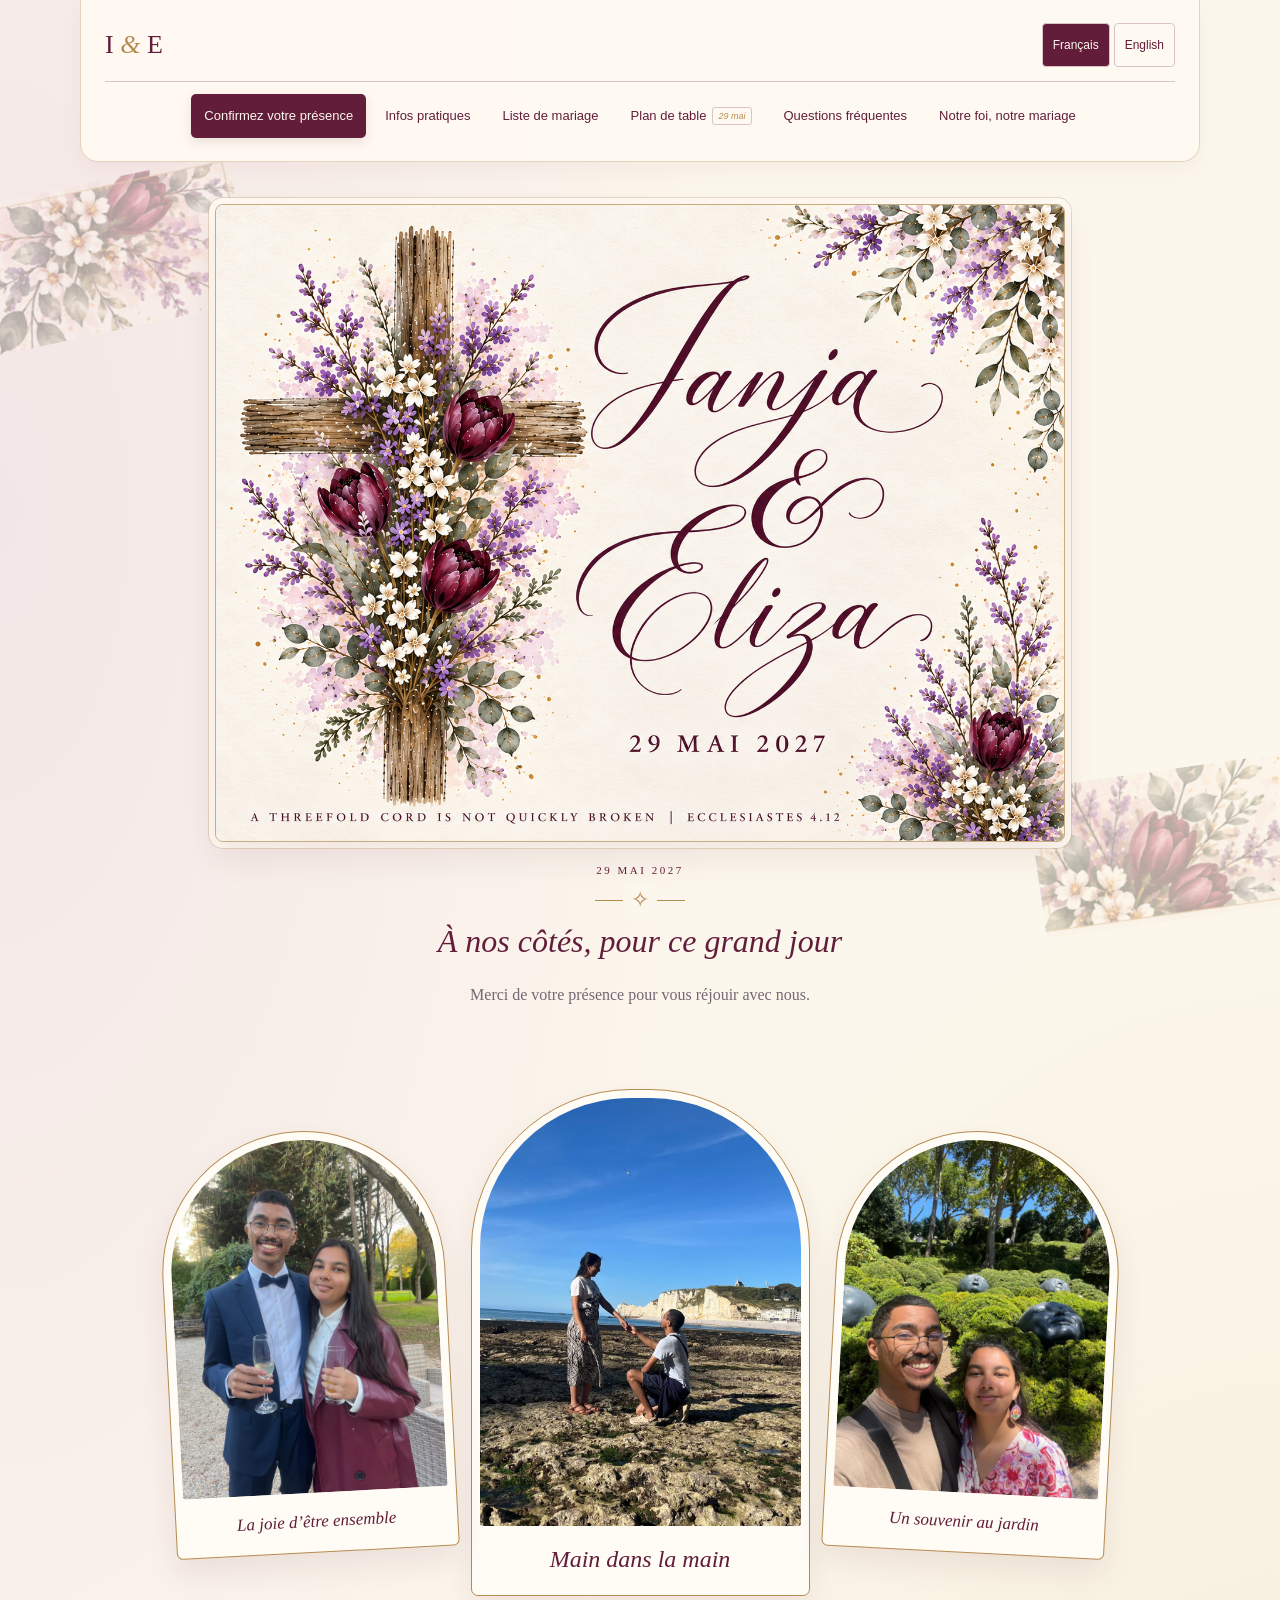
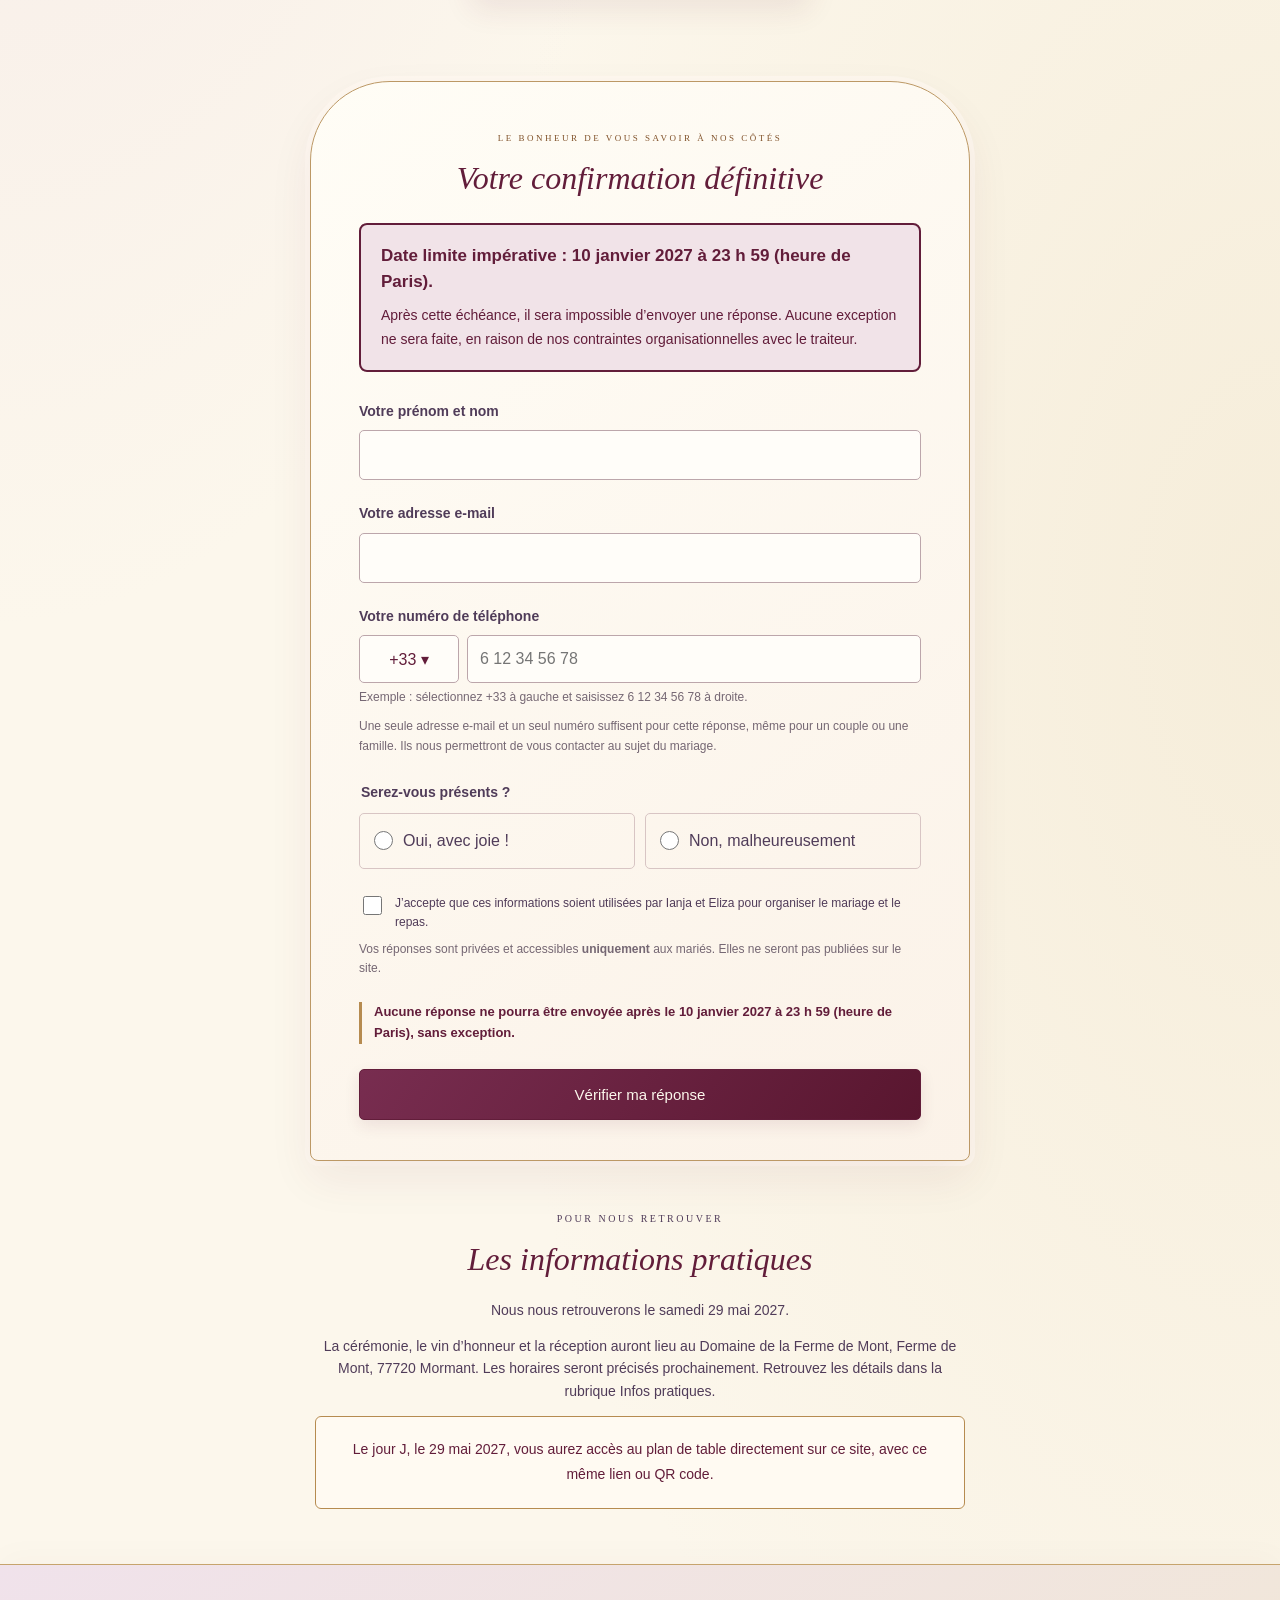
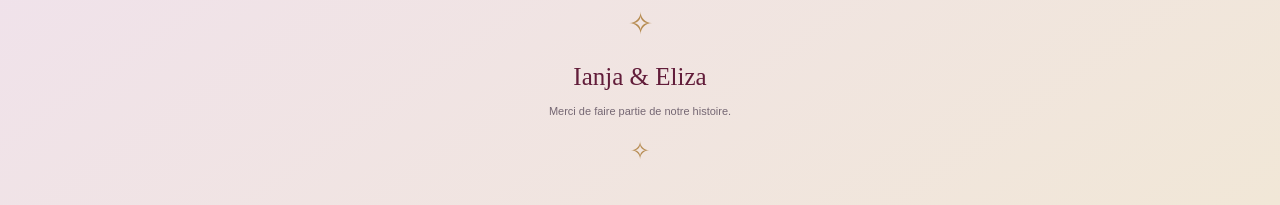
<file: index.html>
<!doctype html>
<html lang="fr"><head>
<meta charset="utf-8"><meta name="viewport" content="width=device-width,initial-scale=1"><meta name="theme-color" content="#59162f"><meta name="robots" content="noindex,nofollow">
<title>Ianja & Eliza — Confirmez votre présence</title>
<link rel="stylesheet" href="style.css"><link rel="stylesheet" href="photos.css"><link rel="stylesheet" href="confirmation.css">
<link rel="stylesheet" href="navigation.css">
<script defer src="configuration.js"></script><script defer src="telephone-lib.js"></script><script defer src="exemples-telephones.js"></script><script defer src="confirmation.js"></script>
<script defer src="navigation.js"></script>

<link rel="stylesheet" href="elegance.css">
</head><body>
<header class="top"><a href="./" aria-label="Ianja & Eliza">I <span>&</span> E</a><nav class="languages" aria-label="Langue / Language"><button type="button" data-lang="fr" lang="fr" aria-pressed="true">Français</button><button type="button" data-lang="en" lang="en" aria-pressed="false">English</button></nav></header>
<main>
<section class="hero"><h1 class="sr-only">Ianja & Eliza — 29 mai 2027</h1><img class="welcome-art" src="images/panneau-mariage.png" width="1448" height="1086" alt="Ianja & Eliza · 29 mai 2027" fetchpriority="high"><p class="date" data-i18n="date">29 MAI 2027</p><div class="rule" aria-hidden="true"></div><h2 data-i18n="welcome">À nos côtés, pour ce grand jour</h2><p class="intro" data-i18n="intro">Merci de votre présence pour vous réjouir avec nous.</p></section>
<section class="rsvp-photos" aria-label="Ianja & Eliza"><figure><img src="images/soa-et-m.jpeg" width="1200" height="1600" loading="lazy" decoding="async" alt="Ianja et Eliza en tenue de fête, un verre à la main." data-alt-fr="Ianja et Eliza en tenue de fête, un verre à la main." data-alt-en="Ianja and Eliza in formal dress, holding glasses."><figcaption data-page-fr="La joie d’être ensemble" data-page-en="The joy of being together">La joie d’être ensemble</figcaption></figure><figure><img src="images/etretat-plage.jpeg" width="1600" height="1200" loading="lazy" decoding="async" alt="Ianja à genou devant Eliza, main dans la main à Étretat." data-alt-fr="Ianja à genou devant Eliza, main dans la main à Étretat." data-alt-en="Ianja kneeling before Eliza, holding hands at Étretat."><figcaption data-page-fr="Main dans la main" data-page-en="Hand in hand">Main dans la main</figcaption></figure><figure><img src="images/accueil-jardin.jpeg" width="1200" height="1600" loading="lazy" decoding="async" alt="Ianja et Eliza dans un jardin avec des sculptures de visages." data-alt-fr="Ianja et Eliza dans un jardin avec des sculptures de visages." data-alt-en="Ianja and Eliza in a garden with face sculptures."><figcaption data-page-fr="Un souvenir au jardin" data-page-en="A garden memory">Un souvenir au jardin</figcaption></figure></section>
<p class="photo-scroll-hint" data-page-fr="Faites glisser pour découvrir nos photos ↔" data-page-en="Swipe to see our photos ↔">Faites glisser pour découvrir nos photos ↔</p>
<section id="registration" class="rsvp-card" aria-labelledby="rsvp-title">
<p class="eyebrow" data-i18n="eyebrow">LE BONHEUR DE VOUS SAVOIR À NOS CÔTÉS</p><h2 id="rsvp-title" data-i18n="title">Votre confirmation définitive</h2><div class="deadline-notice"><p class="deadline"><strong data-i18n="deadline">Date limite impérative : 10 janvier 2027 à 23 h 59 (heure de Paris).</strong></p><p data-i18n="deadlineRule">Après cette échéance, il sera impossible d’envoyer une réponse. Aucune exception ne sera faite, en raison de nos contraintes organisationnelles avec le traiteur.</p></div>
<p id="setup" class="notice" role="status" hidden data-i18n="setup">Le formulaire sera bientôt disponible. Aucune réponse ne peut encore être envoyée.</p>
<form id="rsvp" method="post" target="rsvp-receiver">
<input type="hidden" name="requestId" id="request-id"><input type="hidden" name="language" id="response-language" value="fr">
<div class="trap" aria-hidden="true"><label>Website<input name="website" tabindex="-1" autocomplete="off"></label></div>
<label for="full-name" data-i18n="name">Votre prénom et nom</label><input id="full-name" name="fullName" autocomplete="name" required maxlength="120">
<label for="contact-email" data-i18n="email">Votre adresse e-mail</label><input type="email" id="contact-email" name="email" autocomplete="email" required maxlength="254">
<label for="contact-phone" data-i18n="phone">Votre numéro de téléphone</label>
<div class="phone-inline"><div class="phone-prefix"><label for="phone-country" class="sr-only" data-i18n="country">Pays et indicatif téléphonique</label><span id="dial-code" aria-hidden="true">+33 ▾</span><select id="phone-country" name="phoneCountry" autocomplete="country" required></select></div><input type="tel" id="contact-phone" name="phoneNational" autocomplete="tel-national" inputmode="tel" required maxlength="40" aria-describedby="phone-help" placeholder="6 12 34 56 78"></div><input type="hidden" id="international-phone" name="phone">
<p class="field-help" id="phone-help" data-i18n="phoneHelp">Choisissez l’indicatif à gauche, puis saisissez le reste du numéro. Exemple pour la France : +33 et 6 12 34 56 78, sans le zéro initial.</p>
<p class="field-help" data-i18n="contactHelp">Une seule adresse e-mail et un seul numéro suffisent pour cette réponse, même pour un couple ou une famille. Ils nous permettront de vous contacter au sujet du mariage.</p>
<fieldset><legend data-i18n="attending">Serez-vous présents ?</legend><div class="choices"><label><input type="radio" name="attendance" value="yes" required><span data-i18n="yes">Oui, avec joie !</span></label><label><input type="radio" name="attendance" value="no"><span data-i18n="no">Non, malheureusement</span></label></div></fieldset>
<div id="guest-fields" hidden>
<fieldset class="age-options"><legend data-i18n="yourAge">Votre tranche d’âge le jour du mariage</legend><div class="age-choices"><label><input type="radio" id="age-baby" name="respondentAge" value="baby" disabled><span data-i18n="ageBaby">Bébés / nourrissons (0 à 3 ans)</span></label><label><input type="radio" id="age-child" name="respondentAge" value="child" disabled><span data-i18n="ageChild">Enfants et ados (4 à 14 ans)</span></label><label><input type="radio" id="age-adult" name="respondentAge" value="adult" disabled><span data-i18n="ageAdult">Adultes (15 ans et plus)</span></label></div></fieldset>
<div class="notice family-note"><p data-i18n="babiesNote">Les bébés et nourrissons (0 à 3 ans) resteront avec leurs parents, sans chaise ni place dédiée. Merci aux parents de prévoir leur nourriture pour le dîner et la soirée.</p><p data-i18n="childrenNote">Pour le dîner, les enfants et ados (4 à 14 ans) seront accueillis dans une salle annexe, en placement libre, avec un ou plusieurs baby-sitters / animateurs. Seuls les adultes (15 ans et plus) auront une place réservée dans la salle principale.</p></div>
<fieldset id="event-fields"><legend data-i18n="events">À quels moments serez-vous présents ?</legend><p class="notice" id="ceremony-rule" data-i18n="ceremonyRule">Si vous participez à notre mariage, votre présence à la cérémonie est obligatoire, y compris si vous venez uniquement au vin d’honneur ou à la réception ensuite.</p><div class="choices event-choices"><label><input type="checkbox" id="ceremony" name="ceremony" value="yes" disabled aria-describedby="ceremony-rule"><span data-i18n="ceremony">Cérémonie (obligatoire)</span></label><label><input type="checkbox" id="drinks" name="drinks" value="yes" disabled><span data-i18n="drinks">Vin d’honneur</span></label><label><input type="checkbox" id="reception" name="reception" value="yes" disabled><span data-i18n="reception">Réception / dîner</span></label></div><p class="field-help" data-i18n="eventsHelp">Ces choix s’appliquent à toutes les personnes de cette réponse. Si vos présences diffèrent, remplissez une réponse séparée pour les personnes concernées.</p></fieldset>
<p class="notice" data-i18n="invitationRule">Seules les personnes nommées sur l’invitation que vous avez reçue pourront être prises en compte. Si vous ajoutez une personne qui n’y figure pas, nous vous contacterons pour vous expliquer que nous ne pourrons malheureusement pas l’accueillir.</p>
<p class="field-help" data-i18n="guestHelp">Vous êtes déjà inclus dans cette réponse. Vous venez seul(e) ? N’ajoutez personne. Pour un couple ou une famille, ajoutez chaque autre personne invitée qui sera présente.</p>
<div id="additional-guests"></div>
<button type="button" id="add-guest" class="secondary" data-i18n="addGuest">+ Ajouter un invité</button>
<p id="guest-total" role="status" aria-live="polite"></p>
<input type="hidden" id="guest-count" name="guestCount" value="1" disabled><input type="hidden" id="guest-names" name="guestNames" disabled><input type="hidden" id="guest-ages" name="guestAges" disabled>
<label for="diet" data-i18n="diet">Restrictions alimentaires ou allergies (facultatif)</label><p class="field-help" id="diet-help" data-i18n="dietHelp">Précisez le nom de la personne concernée et uniquement les informations utiles au repas.</p><textarea id="diet" name="diet" rows="3" maxlength="2000" aria-describedby="diet-help" disabled></textarea>
</div>
<label class="consent"><input type="checkbox" name="consent" value="yes" required><span data-i18n="consent">J’accepte que ces informations soient utilisées par Ianja et Eliza pour organiser le mariage et le repas.</span></label>
<p class="privacy"><span data-i18n="privacyStart">Vos réponses sont privées et accessibles </span><strong data-i18n="privacyOnly">uniquement</strong><span data-i18n="privacyEnd"> aux mariés. Elles ne seront pas publiées sur le site.</span></p>
<p class="deadline-reminder" data-i18n="deadlineReminder">Aucune réponse ne pourra être envoyée après le 10 janvier 2027 à 23 h 59 (heure de Paris), sans exception.</p><button class="primary" id="send" type="submit" disabled data-i18n="send">Vérifier ma réponse</button>
<section id="review" class="review" hidden aria-labelledby="review-title"><h3 id="review-title" tabindex="-1" data-i18n="reviewTitle">Vérifiez votre récapitulatif</h3><p data-i18n="reviewIntro">Votre réponse n’a pas encore été envoyée. Vérifiez les noms, les présences et votre adresse e-mail avant de confirmer.</p><dl id="review-summary"></dl><p data-i18n="reviewRule">Seules les personnes nommées sur votre invitation pourront être prises en compte.</p><div class="review-actions"><button type="button" class="secondary" id="edit-response" data-i18n="editResponse">Modifier ma réponse</button><button type="button" class="primary" id="confirm-send" data-i18n="confirmSend">Confirmer et envoyer</button></div></section>
<p id="form-status" role="status" aria-live="polite" tabindex="-1"></p><p id="email-notice" class="field-help" hidden></p>
</form><iframe name="rsvp-receiver" title="Réception / Receipt" hidden></iframe>
</section>
<section id="closed" class="rsvp-card" hidden aria-labelledby="closed-title"><p class="eyebrow" data-i18n="closedEyebrow">MERCI POUR VOS RÉPONSES</p><h2 id="closed-title" data-i18n="closedTitle">Les confirmations de présence sont closes</h2><p data-i18n="closedOne">Les confirmations sont closes depuis le 10 janvier 2027 à 23 h 59 (heure de Paris). Il n’est plus possible d’envoyer une réponse. Aucune exception ne sera faite, en raison de nos contraintes organisationnelles avec le traiteur.</p><p data-i18n="closedTwo">Si vous n’avez pas confirmé votre présence avant cette date, vous ne pourrez malheureusement pas être comptabilisés parmi les convives du dîner.</p><p data-i18n="closedThanks">Merci de votre compréhension.</p></section>
<section id="seating" class="rsvp-card" hidden><h2 data-i18n="seatingTitle">Une place vous attend</h2><p data-i18n="seatingIntro">Retrouvez votre table et profitez de la soirée.</p><a id="seating-link" class="primary" href="plan-de-table.html" data-i18n="seatingLink">Voir le plan de table</a></section>
<section class="practical"><p class="eyebrow" data-i18n="practicalEyebrow">POUR NOUS RETROUVER</p><h2 data-i18n="practicalTitle">Les informations pratiques</h2><p data-i18n="dateFull">Nous nous retrouverons le samedi 29 mai 2027.</p><p id="practical-details" data-i18n="details">Les horaires et les adresses seront précisés ici prochainement.</p><p id="seating-notice" data-i18n="seatingNotice">Le jour J, le 29 mai 2027, vous aurez accès au plan de table directement sur ce site, avec ce même lien ou QR code.</p></section>
<noscript><p>Activez JavaScript pour remplir le formulaire. / Please enable JavaScript to complete the form.</p></noscript>
</main><footer><span>Ianja & Eliza</span><p data-i18n="footer">Merci de faire partie de notre histoire.</p><span aria-hidden="true">✧</span></footer>
</body></html>
</file>
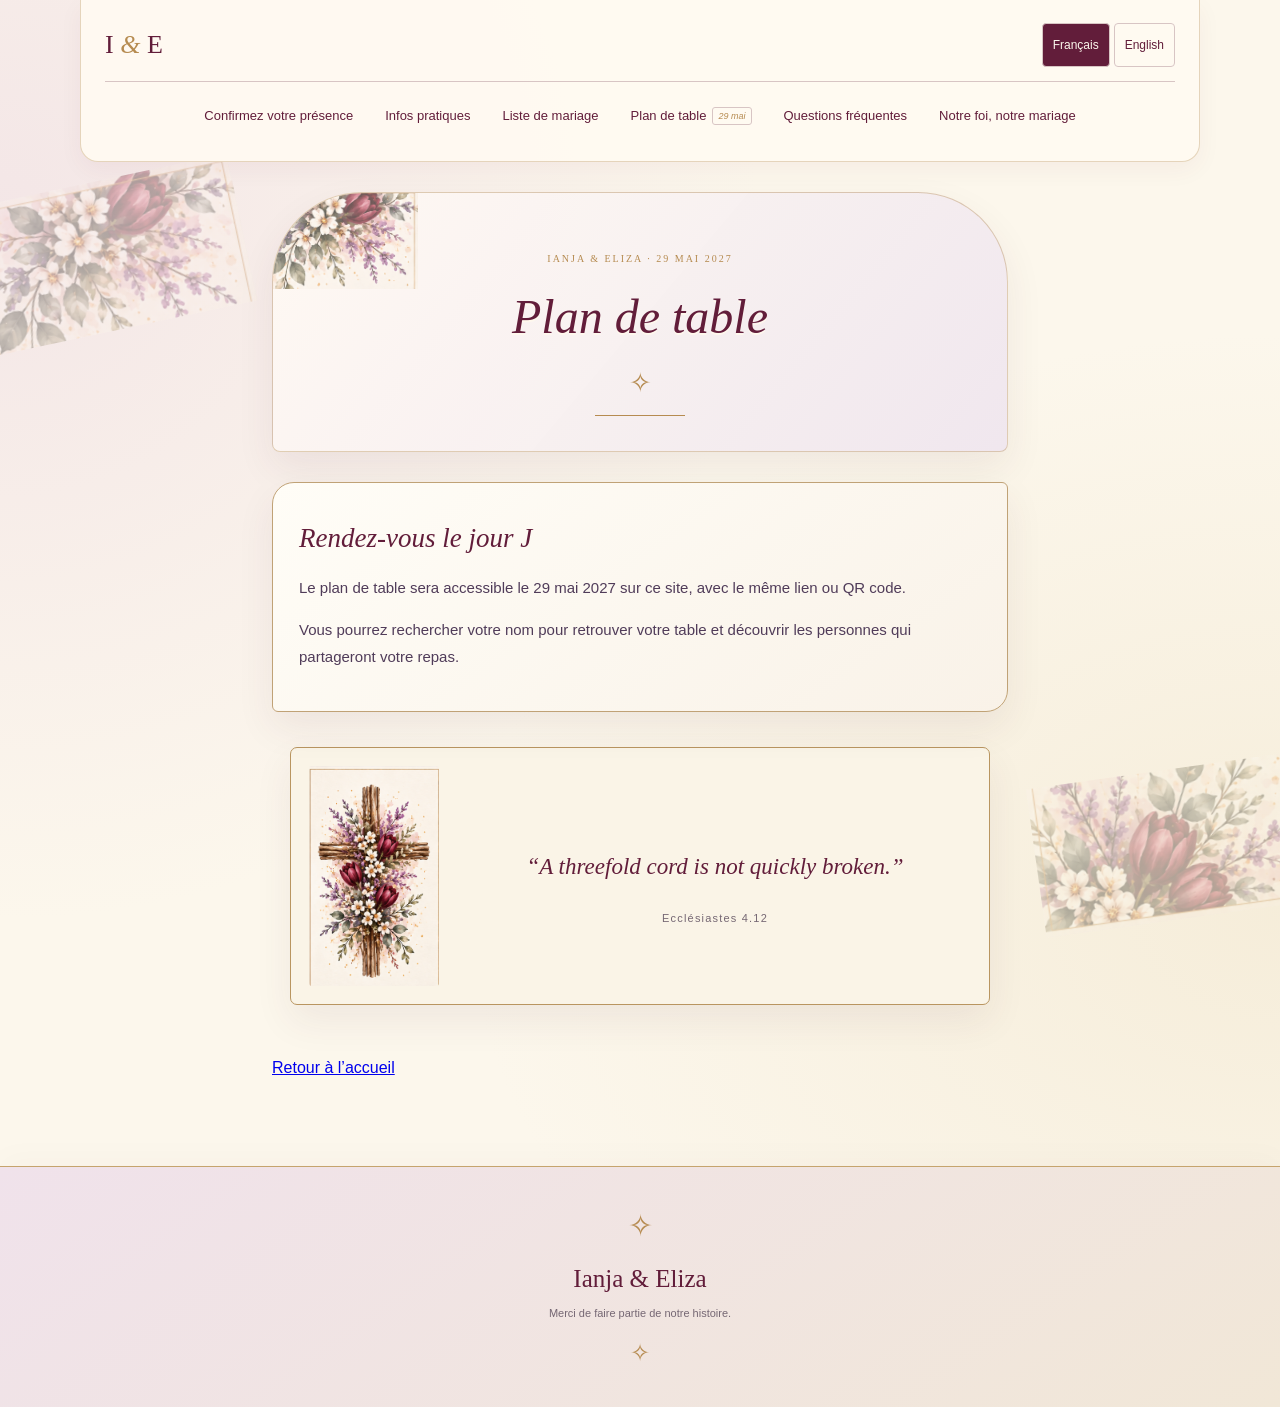
<file: acces-plan-de-table.html>
<!doctype html>
<html lang="fr"><head><meta charset="utf-8"><meta name="viewport" content="width=device-width,initial-scale=1"><meta name="theme-color" content="#59162f"><meta name="robots" content="noindex,nofollow"><title>Ianja &amp; Eliza — Plan de table</title>
<link rel="stylesheet" href="style.css"><link rel="stylesheet" href="photos.css"><link rel="stylesheet" href="confirmation.css"><link rel="stylesheet" href="navigation.css"><script defer src="configuration.js"></script><script defer src="navigation.js"></script>
<link rel="stylesheet" href="elegance.css">
<link rel="stylesheet" href="pages-decorees.css">
</head>
<body><header class="top"><a href="./" aria-label="Ianja & Eliza">I <span>&</span> E</a><nav class="languages" aria-label="Langue / Language"><button type="button" data-lang="fr" lang="fr" aria-pressed="true">Français</button><button type="button" data-lang="en" lang="en" aria-pressed="false">English</button></nav></header>
<main class="info-page"><div class="page-heading"><p class="eyebrow" data-page-fr="IANJA &amp; ELIZA · 29 MAI 2027" data-page-en="IANJA &amp; ELIZA · 29 MAY 2027">IANJA &amp; ELIZA · 29 MAI 2027</p><h1 data-page-title data-page-fr="Plan de table" data-page-en="Seating plan">Plan de table</h1></div><section class="info-card"><h2  data-page-fr="Rendez-vous le jour J" data-page-en="Available on our wedding day">Rendez-vous le jour J</h2><p  data-page-fr="Le plan de table sera accessible le 29 mai 2027 sur ce site, avec le même lien ou QR code." data-page-en="The seating plan will be available on 29 May 2027 on this website using the same link or QR code.">Le plan de table sera accessible le 29 mai 2027 sur ce site, avec le même lien ou QR code.</p><p  data-page-fr="Vous pourrez rechercher votre nom pour retrouver votre table et découvrir les personnes qui partageront votre repas." data-page-en="You will be able to search for your name to find your table and see who will be sharing your meal.">Vous pourrez rechercher votre nom pour retrouver votre table et découvrir les personnes qui partageront votre repas.</p></section><a id="open-seating" class="primary" href="plan-de-table.html" hidden data-page-fr="Voir le plan de table" data-page-en="View the seating plan">Voir le plan de table</a>
<div class="faith-keepsake"><div class="keepsake-cross" aria-hidden="true"></div><blockquote><p>“A threefold cord is not quickly broken.”</p><cite data-page-fr="Ecclésiastes 4.12" data-page-en="Ecclesiastes 4:12">Ecclésiastes 4.12</cite></blockquote></div>
<a class="page-home" href="index.html" data-page-fr="Retour à l’accueil" data-page-en="Back to home">Retour à l’accueil</a>
<noscript>Activez JavaScript pour le menu et le choix de langue. / Enable JavaScript for navigation and language selection.</noscript></main>
<footer><span>Ianja & Eliza</span><p  data-page-fr="Merci de faire partie de notre histoire." data-page-en="Thank you for being part of our story.">Merci de faire partie de notre histoire.</p><span aria-hidden="true">✧</span></footer></body></html>
</file>
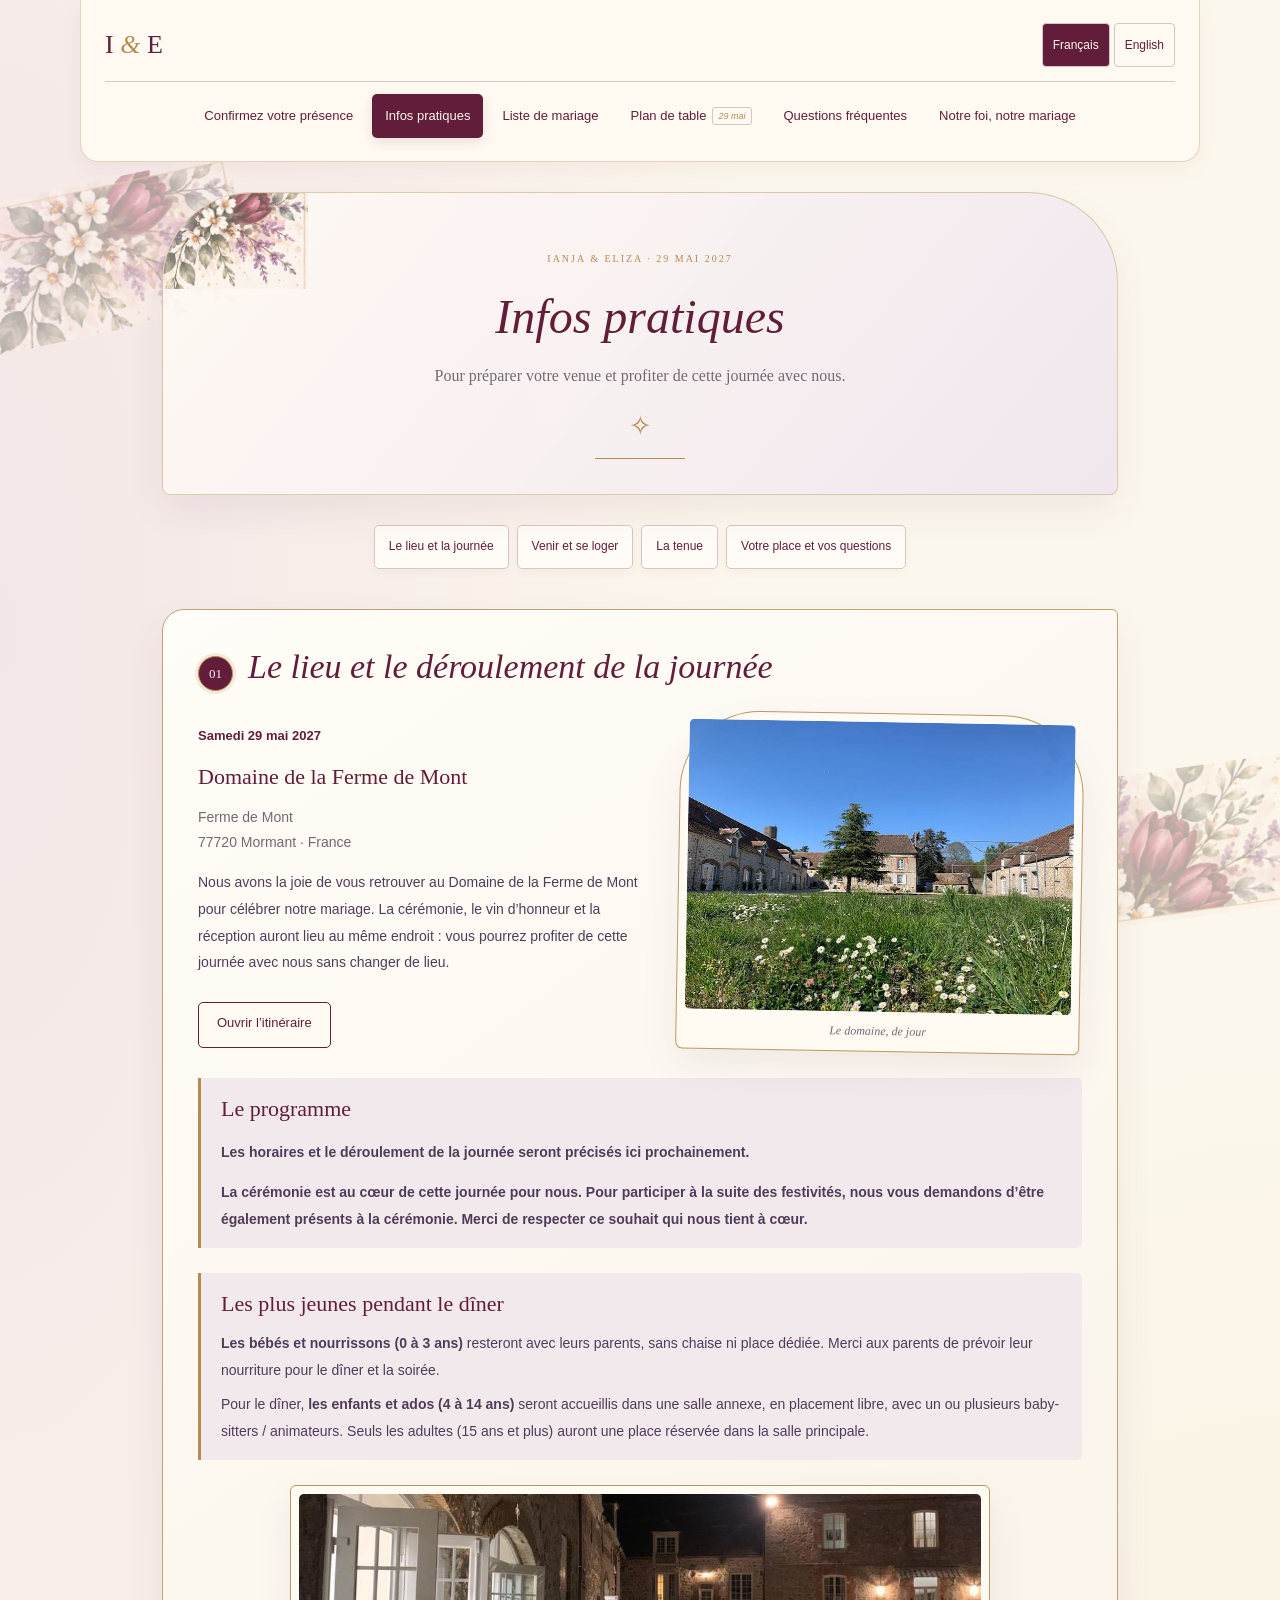
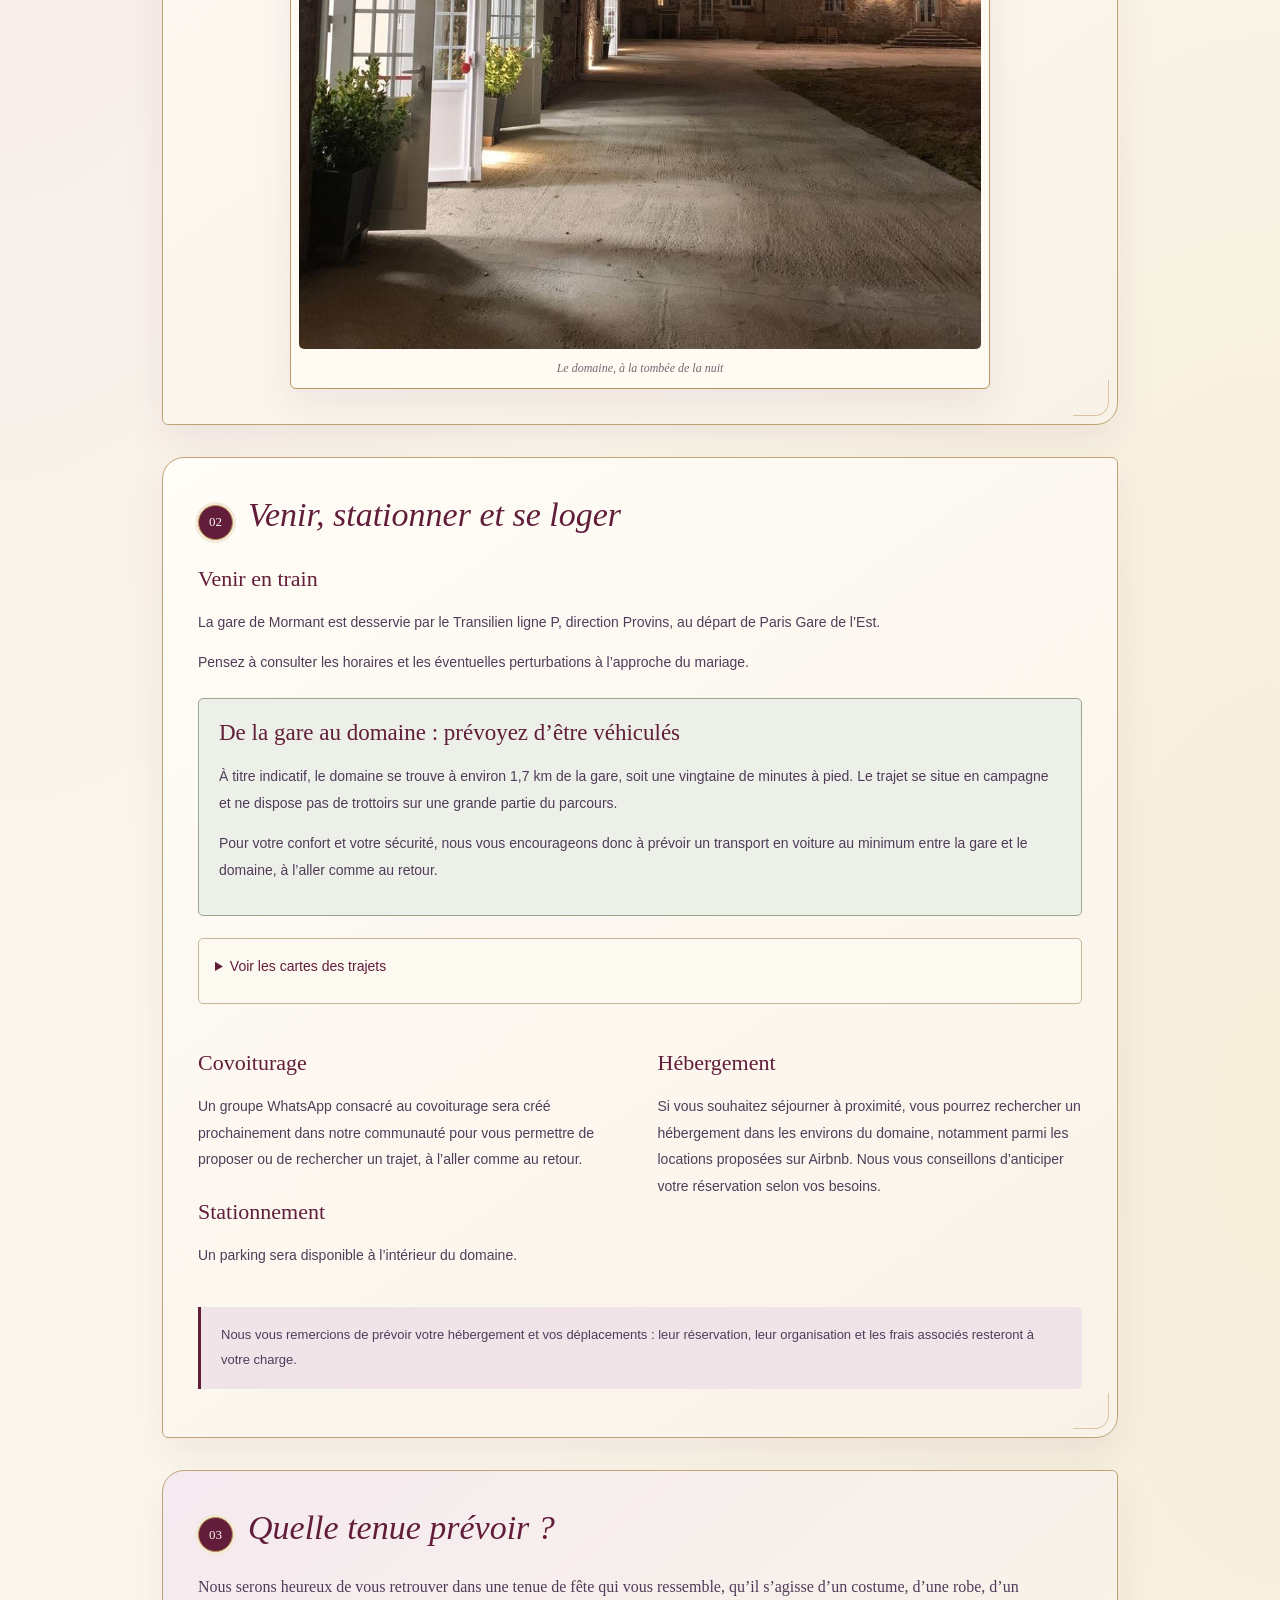
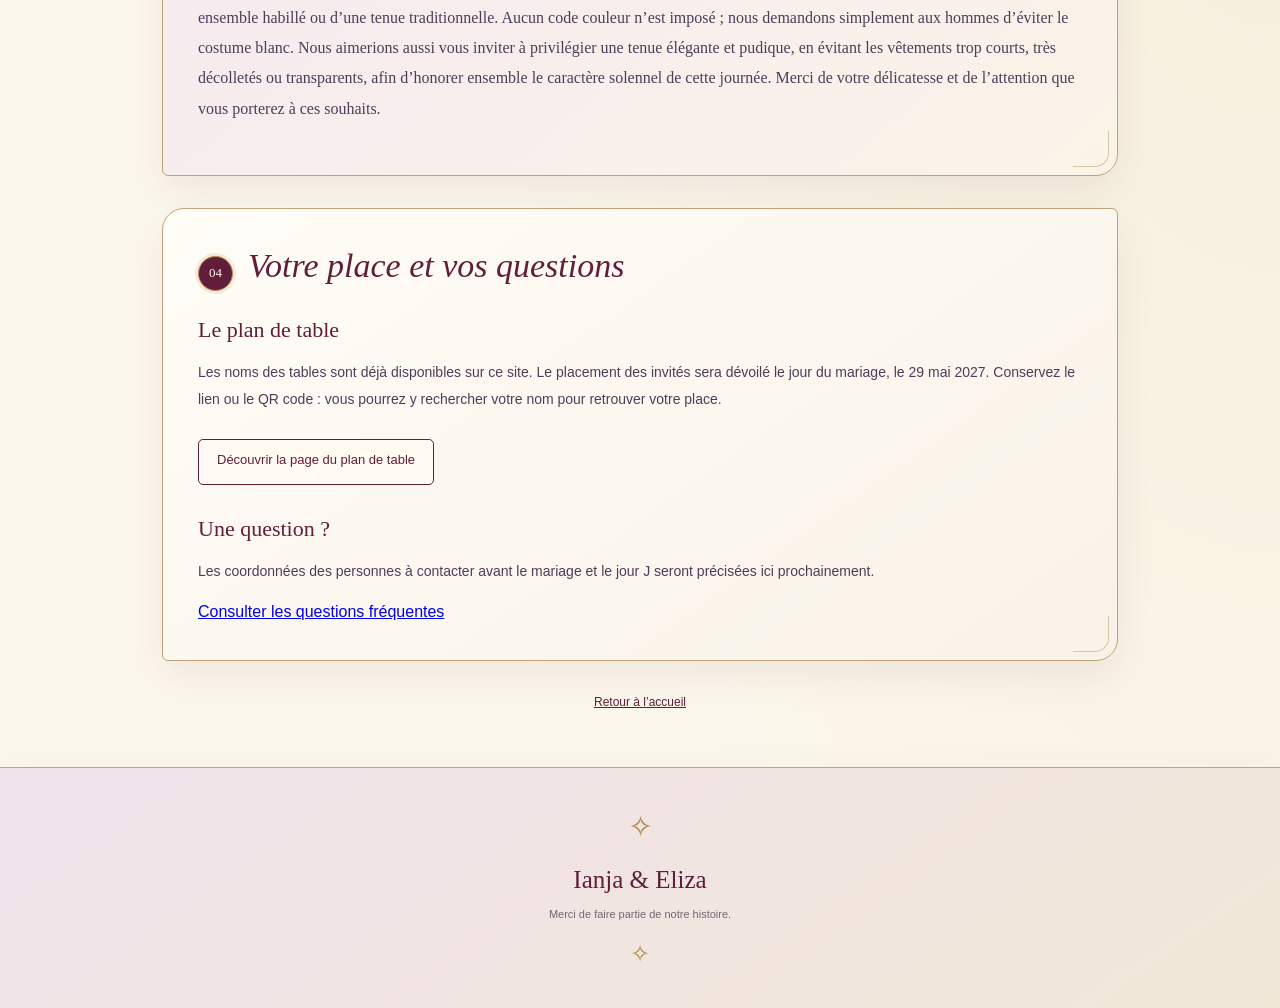
<file: infos-pratiques.html>
<!doctype html>
<html lang="fr"><head><meta charset="utf-8"><meta name="viewport" content="width=device-width,initial-scale=1"><meta name="theme-color" content="#59162f"><meta name="robots" content="noindex,nofollow"><title>Ianja &amp; Eliza — Infos pratiques</title>
<link rel="stylesheet" href="style.css"><link rel="stylesheet" href="photos.css"><link rel="stylesheet" href="confirmation.css"><link rel="stylesheet" href="navigation.css"><script defer src="configuration.js"></script><script defer src="navigation.js"></script>
<link rel="stylesheet" href="infos-pratiques.css">
<link rel="stylesheet" href="elegance.css">
<link rel="stylesheet" href="pages-decorees.css">
</head>
<body><header class="top"><a href="./" aria-label="Ianja & Eliza">I <span>&</span> E</a><nav class="languages" aria-label="Langue / Language"><button type="button" data-lang="fr" lang="fr" aria-pressed="true">Français</button><button type="button" data-lang="en" lang="en" aria-pressed="false">English</button></nav></header>
<main class="practical-page" data-custom-practical-page>
<div class="page-heading"><p class="eyebrow" data-page-fr="IANJA &amp; ELIZA · 29 MAI 2027" data-page-en="IANJA &amp; ELIZA · 29 MAY 2027">IANJA &amp; ELIZA · 29 MAI 2027</p><h1 data-page-title data-page-fr="Infos pratiques" data-page-en="Practical information">Infos pratiques</h1><p class="practical-intro" data-page-fr="Pour préparer votre venue et profiter de cette journée avec nous." data-page-en="Everything you need to plan your visit and enjoy the day with us.">Pour préparer votre venue et profiter de cette journée avec nous.</p></div>
<nav class="practical-shortcuts" aria-label="Rubriques / Sections"><a href="#lieu" data-page-fr="Le lieu et la journée" data-page-en="Venue and day">Le lieu et la journée</a><a href="#venir" data-page-fr="Venir et se loger" data-page-en="Travel and accommodation">Venir et se loger</a><a href="#tenue" data-page-fr="La tenue" data-page-en="What to wear">La tenue</a><a href="#questions" data-page-fr="Votre place et vos questions" data-page-en="Your table and questions">Votre place et vos questions</a></nav>
<section id="lieu" class="practical-section"><div class="practical-heading"><span aria-hidden="true">01</span><h2  data-page-fr="Le lieu et le déroulement de la journée" data-page-en="The venue and our wedding day">Le lieu et le déroulement de la journée</h2></div>
<div class="venue-layout"><div><p class="practical-date" data-page-fr="Samedi 29 mai 2027" data-page-en="Saturday 29 May 2027">Samedi 29 mai 2027</p><h3>Domaine de la Ferme de Mont</h3><address>Ferme de Mont<br>77720 Mormant · France</address><p  data-page-fr="Nous avons la joie de vous retrouver au Domaine de la Ferme de Mont pour célébrer notre mariage. La cérémonie, le vin d’honneur et la réception auront lieu au même endroit : vous pourrez profiter de cette journée avec nous sans changer de lieu." data-page-en="We are delighted to welcome you to the Domaine de la Ferme de Mont to celebrate our wedding. The ceremony, drinks reception and dinner will all take place at the same venue, so you can enjoy the day without travelling between locations.">Nous avons la joie de vous retrouver au Domaine de la Ferme de Mont pour célébrer notre mariage. La cérémonie, le vin d’honneur et la réception auront lieu au même endroit : vous pourrez profiter de cette journée avec nous sans changer de lieu.</p><a class="secondary practical-map-button" href="https://www.google.com/maps/search/?api=1&amp;query=Domaine%20de%20la%20Ferme%20de%20Mont%2C%20Ferme%20de%20Mont%2C%2077720%20Mormant" target="_blank" rel="noopener" data-page-fr="Ouvrir l’itinéraire" data-page-en="Get directions">Ouvrir l’itinéraire</a></div><figure class="venue-day"><a href="images/ferme-mont-jour.jpg" target="_blank" rel="noopener"><img src="images/ferme-mont-jour.jpg" alt="La cour et les bâtiments en pierre du Domaine de la Ferme de Mont, de jour." data-alt-fr="La cour et les bâtiments en pierre du Domaine de la Ferme de Mont, de jour." data-alt-en="The courtyard and stone buildings of the Domaine de la Ferme de Mont in daylight." loading="lazy"></a><figcaption  data-page-fr="Le domaine, de jour" data-page-en="The venue by day">Le domaine, de jour</figcaption></figure></div>
<div class="practical-note"><h3  data-page-fr="Le programme" data-page-en="The schedule">Le programme</h3><p><strong data-page-fr="Les horaires et le déroulement de la journée seront précisés ici prochainement." data-page-en="The timings and schedule for the day will be shared here soon.">Les horaires et le déroulement de la journée seront précisés ici prochainement.</strong></p><p><strong data-page-fr="La cérémonie est au cœur de cette journée pour nous. Pour participer à la suite des festivités, nous vous demandons d’être également présents à la cérémonie. Merci de respecter ce souhait qui nous tient à cœur." data-page-en="The ceremony is at the heart of this day for us. To join the celebrations afterwards, we ask that you also attend the ceremony. Thank you for respecting this heartfelt request.">La cérémonie est au cœur de cette journée pour nous. Pour participer à la suite des festivités, nous vous demandons d’être également présents à la cérémonie. Merci de respecter ce souhait qui nous tient à cœur.</strong></p></div>
<div class="practical-note family-note"><h3 data-page-fr="Les plus jeunes pendant le dîner" data-page-en="Younger guests at dinner">Les plus jeunes pendant le dîner</h3><p><strong data-page-fr="Les bébés et nourrissons (0 à 3 ans)" data-page-en="Babies and toddlers (aged 0–3)">Les bébés et nourrissons (0 à 3 ans)</strong><span data-page-fr=" resteront avec leurs parents, sans chaise ni place dédiée. Merci aux parents de prévoir leur nourriture pour le dîner et la soirée." data-page-en=" will stay with their parents, without a dedicated chair or seat. Parents, please bring the food they will need for dinner and the evening."> resteront avec leurs parents, sans chaise ni place dédiée. Merci aux parents de prévoir leur nourriture pour le dîner et la soirée.</span></p><p><span data-page-fr="Pour le dîner, " data-page-en="For dinner, ">Pour le dîner, </span><strong data-page-fr="les enfants et ados (4 à 14 ans)" data-page-en="children and teenagers (aged 4–14)">les enfants et ados (4 à 14 ans)</strong><span data-page-fr=" seront accueillis dans une salle annexe, en placement libre, avec un ou plusieurs baby-sitters / animateurs. Seuls les adultes (15 ans et plus) auront une place réservée dans la salle principale." data-page-en=" will have free seating in a separate room with one or more babysitters / activity leaders. Only adults (aged 15 and over) will have reserved seats in the main room."> seront accueillis dans une salle annexe, en placement libre, avec un ou plusieurs baby-sitters / animateurs. Seuls les adultes (15 ans et plus) auront une place réservée dans la salle principale.</span></p></div><figure class="venue-night"><a href="images/ferme-mont-nuit.jpeg" target="_blank" rel="noopener"><img src="images/ferme-mont-nuit.jpeg" alt="La cour du domaine et ses bâtiments illuminés la nuit." data-alt-fr="La cour du domaine et ses bâtiments illuminés la nuit." data-alt-en="The venue’s courtyard and buildings illuminated at night." loading="lazy"></a><figcaption  data-page-fr="Le domaine, à la tombée de la nuit" data-page-en="The venue after nightfall">Le domaine, à la tombée de la nuit</figcaption></figure>
</section>
<section id="venir" class="practical-section"><div class="practical-heading"><span aria-hidden="true">02</span><h2  data-page-fr="Venir, stationner et se loger" data-page-en="Travel, parking and accommodation">Venir, stationner et se loger</h2></div>
<h3  data-page-fr="Venir en train" data-page-en="Travelling by train">Venir en train</h3><p  data-page-fr="La gare de Mormant est desservie par le Transilien ligne P, direction Provins, au départ de Paris Gare de l’Est." data-page-en="Mormant station is served by Transilien line P towards Provins, departing from Paris Gare de l’Est.">La gare de Mormant est desservie par le Transilien ligne P, direction Provins, au départ de Paris Gare de l’Est.</p><p  data-page-fr="Pensez à consulter les horaires et les éventuelles perturbations à l’approche du mariage." data-page-en="Please check train times and any service disruptions closer to the wedding.">Pensez à consulter les horaires et les éventuelles perturbations à l’approche du mariage.</p>
<div class="station-note"><h3  data-page-fr="De la gare au domaine : prévoyez d’être véhiculés" data-page-en="From the station to the venue: please arrange a lift">De la gare au domaine : prévoyez d’être véhiculés</h3><p  data-page-fr="À titre indicatif, le domaine se trouve à environ 1,7 km de la gare, soit une vingtaine de minutes à pied. Le trajet se situe en campagne et ne dispose pas de trottoirs sur une grande partie du parcours." data-page-en="As a guide, the venue is approximately 1.7 km from the station, around a twenty-minute walk. The route is through the countryside and has no pavement for much of the way.">À titre indicatif, le domaine se trouve à environ 1,7 km de la gare, soit une vingtaine de minutes à pied. Le trajet se situe en campagne et ne dispose pas de trottoirs sur une grande partie du parcours.</p><p  data-page-fr="Pour votre confort et votre sécurité, nous vous encourageons donc à prévoir un transport en voiture au minimum entre la gare et le domaine, à l’aller comme au retour." data-page-en="For your comfort and safety, we therefore encourage you to arrange travel by car at least between the station and the venue, both on arrival and for your return journey.">Pour votre confort et votre sécurité, nous vous encourageons donc à prévoir un transport en voiture au minimum entre la gare et le domaine, à l’aller comme au retour.</p></div>
<details class="route-details"><summary data-page-fr="Voir les cartes des trajets" data-page-en="View the route maps">Voir les cartes des trajets</summary><div class="route-maps"><figure class=""><a href="images/itineraire-paris-mormant.png" target="_blank" rel="noopener"><img src="images/itineraire-paris-mormant.png" alt="Capture Google Maps : trajet de Paris Gare de l’Est vers le domaine via la ligne P et la gare de Mormant." data-alt-fr="Capture Google Maps : trajet de Paris Gare de l’Est vers le domaine via la ligne P et la gare de Mormant." data-alt-en="Google Maps screenshot: route from Paris Gare de l’Est to the venue via line P and Mormant station." loading="lazy"></a><figcaption  data-page-fr="Paris Gare de l’Est → Mormant et le domaine" data-page-en="Paris Gare de l’Est → Mormant and the venue">Paris Gare de l’Est → Mormant et le domaine</figcaption></figure><figure class=""><a href="images/itineraire-gare-domaine.png" target="_blank" rel="noopener"><img src="images/itineraire-gare-domaine.png" alt="Capture Google Maps : itinéraire en voiture de la gare de Mormant au Domaine de la Ferme de Mont." data-alt-fr="Capture Google Maps : itinéraire en voiture de la gare de Mormant au Domaine de la Ferme de Mont." data-alt-en="Google Maps screenshot: driving route from Mormant station to the Domaine de la Ferme de Mont." loading="lazy"></a><figcaption  data-page-fr="Gare de Mormant → domaine, en voiture" data-page-en="Mormant station → venue, by car">Gare de Mormant → domaine, en voiture</figcaption></figure></div><p class="map-note" data-page-fr="Ces captures sont fournies à titre indicatif : les durées, les tarifs et les horaires affichés ne correspondent pas nécessairement au jour du mariage. Touchez une image pour l’agrandir." data-page-en="These screenshots are provided as a guide only: the journey times, fares and timetables shown may not apply on the wedding day. Tap an image to enlarge it.">Ces captures sont fournies à titre indicatif : les durées, les tarifs et les horaires affichés ne correspondent pas nécessairement au jour du mariage. Touchez une image pour l’agrandir.</p></details>
<div class="travel-grid"><div><h3  data-page-fr="Covoiturage" data-page-en="Car sharing">Covoiturage</h3><p  data-page-fr="Un groupe WhatsApp consacré au covoiturage sera créé prochainement dans notre communauté pour vous permettre de proposer ou de rechercher un trajet, à l’aller comme au retour." data-page-en="A WhatsApp group dedicated to car sharing will be created in our community soon, so you can offer or find a lift for both the outward and return journeys.">Un groupe WhatsApp consacré au covoiturage sera créé prochainement dans notre communauté pour vous permettre de proposer ou de rechercher un trajet, à l’aller comme au retour.</p><h3  data-page-fr="Stationnement" data-page-en="Parking">Stationnement</h3><p  data-page-fr="Un parking sera disponible à l’intérieur du domaine." data-page-en="Parking will be available within the venue grounds.">Un parking sera disponible à l’intérieur du domaine.</p></div><div><h3  data-page-fr="Hébergement" data-page-en="Accommodation">Hébergement</h3><p  data-page-fr="Si vous souhaitez séjourner à proximité, vous pourrez rechercher un hébergement dans les environs du domaine, notamment parmi les locations proposées sur Airbnb. Nous vous conseillons d’anticiper votre réservation selon vos besoins." data-page-en="If you would like to stay nearby, you can look for accommodation around the venue, including rentals listed on Airbnb. We recommend booking ahead according to your needs.">Si vous souhaitez séjourner à proximité, vous pourrez rechercher un hébergement dans les environs du domaine, notamment parmi les locations proposées sur Airbnb. Nous vous conseillons d’anticiper votre réservation selon vos besoins.</p></div></div>
<p class="practical-note travel-responsibility" data-page-fr="Nous vous remercions de prévoir votre hébergement et vos déplacements : leur réservation, leur organisation et les frais associés resteront à votre charge." data-page-en="Please make your own accommodation and travel arrangements. Bookings, organisation and associated costs will be your responsibility.">Nous vous remercions de prévoir votre hébergement et vos déplacements : leur réservation, leur organisation et les frais associés resteront à votre charge.</p>
</section>
<section id="tenue" class="practical-section attire-section"><div class="practical-heading"><span aria-hidden="true">03</span><h2  data-page-fr="Quelle tenue prévoir ?" data-page-en="What to wear">Quelle tenue prévoir ?</h2></div><p  data-page-fr="Nous serons heureux de vous retrouver dans une tenue de fête qui vous ressemble, qu’il s’agisse d’un costume, d’une robe, d’un ensemble habillé ou d’une tenue traditionnelle. Aucun code couleur n’est imposé ; nous demandons simplement aux hommes d’éviter le costume blanc. Nous aimerions aussi vous inviter à privilégier une tenue élégante et pudique, en évitant les vêtements trop courts, très décolletés ou transparents, afin d’honorer ensemble le caractère solennel de cette journée. Merci de votre délicatesse et de l’attention que vous porterez à ces souhaits." data-page-en="We look forward to seeing you in festive attire that reflects you, whether a suit, a dress, a smart outfit or traditional clothing. There is no colour scheme to follow; we simply ask men to avoid wearing a white suit. We would also warmly ask you to choose elegant, modest clothing, avoiding outfits that are too short, very low-cut or sheer, as we honour the solemn character of this day together. Thank you for your thoughtfulness and for respecting these wishes.">Nous serons heureux de vous retrouver dans une tenue de fête qui vous ressemble, qu’il s’agisse d’un costume, d’une robe, d’un ensemble habillé ou d’une tenue traditionnelle. Aucun code couleur n’est imposé ; nous demandons simplement aux hommes d’éviter le costume blanc. Nous aimerions aussi vous inviter à privilégier une tenue élégante et pudique, en évitant les vêtements trop courts, très décolletés ou transparents, afin d’honorer ensemble le caractère solennel de cette journée. Merci de votre délicatesse et de l’attention que vous porterez à ces souhaits.</p></section>
<section id="questions" class="practical-section"><div class="practical-heading"><span aria-hidden="true">04</span><h2  data-page-fr="Votre place et vos questions" data-page-en="Your table and your questions">Votre place et vos questions</h2></div><h3  data-page-fr="Le plan de table" data-page-en="The seating plan">Le plan de table</h3><p  data-page-fr="Les noms des tables sont déjà disponibles sur ce site. Le placement des invités sera dévoilé le jour du mariage, le 29 mai 2027. Conservez le lien ou le QR code : vous pourrez y rechercher votre nom pour retrouver votre place." data-page-en="Our table names are already available on this website. Guest seating assignments will be revealed on our wedding day, 29 May 2027. Keep the link or QR code: you will be able to search for your name to find your seat.">Les noms des tables sont déjà disponibles sur ce site. Le placement des invités sera dévoilé le jour du mariage, le 29 mai 2027. Conservez le lien ou le QR code : vous pourrez y rechercher votre nom pour retrouver votre place.</p><a class="secondary practical-map-button" href="plan-de-table.html" data-practical-link data-page-fr="Découvrir la page du plan de table" data-page-en="Visit the seating plan page">Découvrir la page du plan de table</a><h3  data-page-fr="Une question ?" data-page-en="Have a question?">Une question ?</h3><p  data-page-fr="Les coordonnées des personnes à contacter avant le mariage et le jour J seront précisées ici prochainement." data-page-en="Details of the people to contact before the wedding and on the day will be shared here soon.">Les coordonnées des personnes à contacter avant le mariage et le jour J seront précisées ici prochainement.</p><a href="questions-frequentes.html" data-practical-link data-page-fr="Consulter les questions fréquentes" data-page-en="Read the FAQs">Consulter les questions fréquentes</a></section>
<a class="page-home practical-home" href="index.html" data-page-fr="Retour à l’accueil" data-page-en="Back to home">Retour à l’accueil</a><noscript>Activez JavaScript pour le choix de langue. / Enable JavaScript for language selection.</noscript></main>
<footer><span>Ianja & Eliza</span><p  data-page-fr="Merci de faire partie de notre histoire." data-page-en="Thank you for being part of our story.">Merci de faire partie de notre histoire.</p><span aria-hidden="true">✧</span></footer></body></html>
</file>
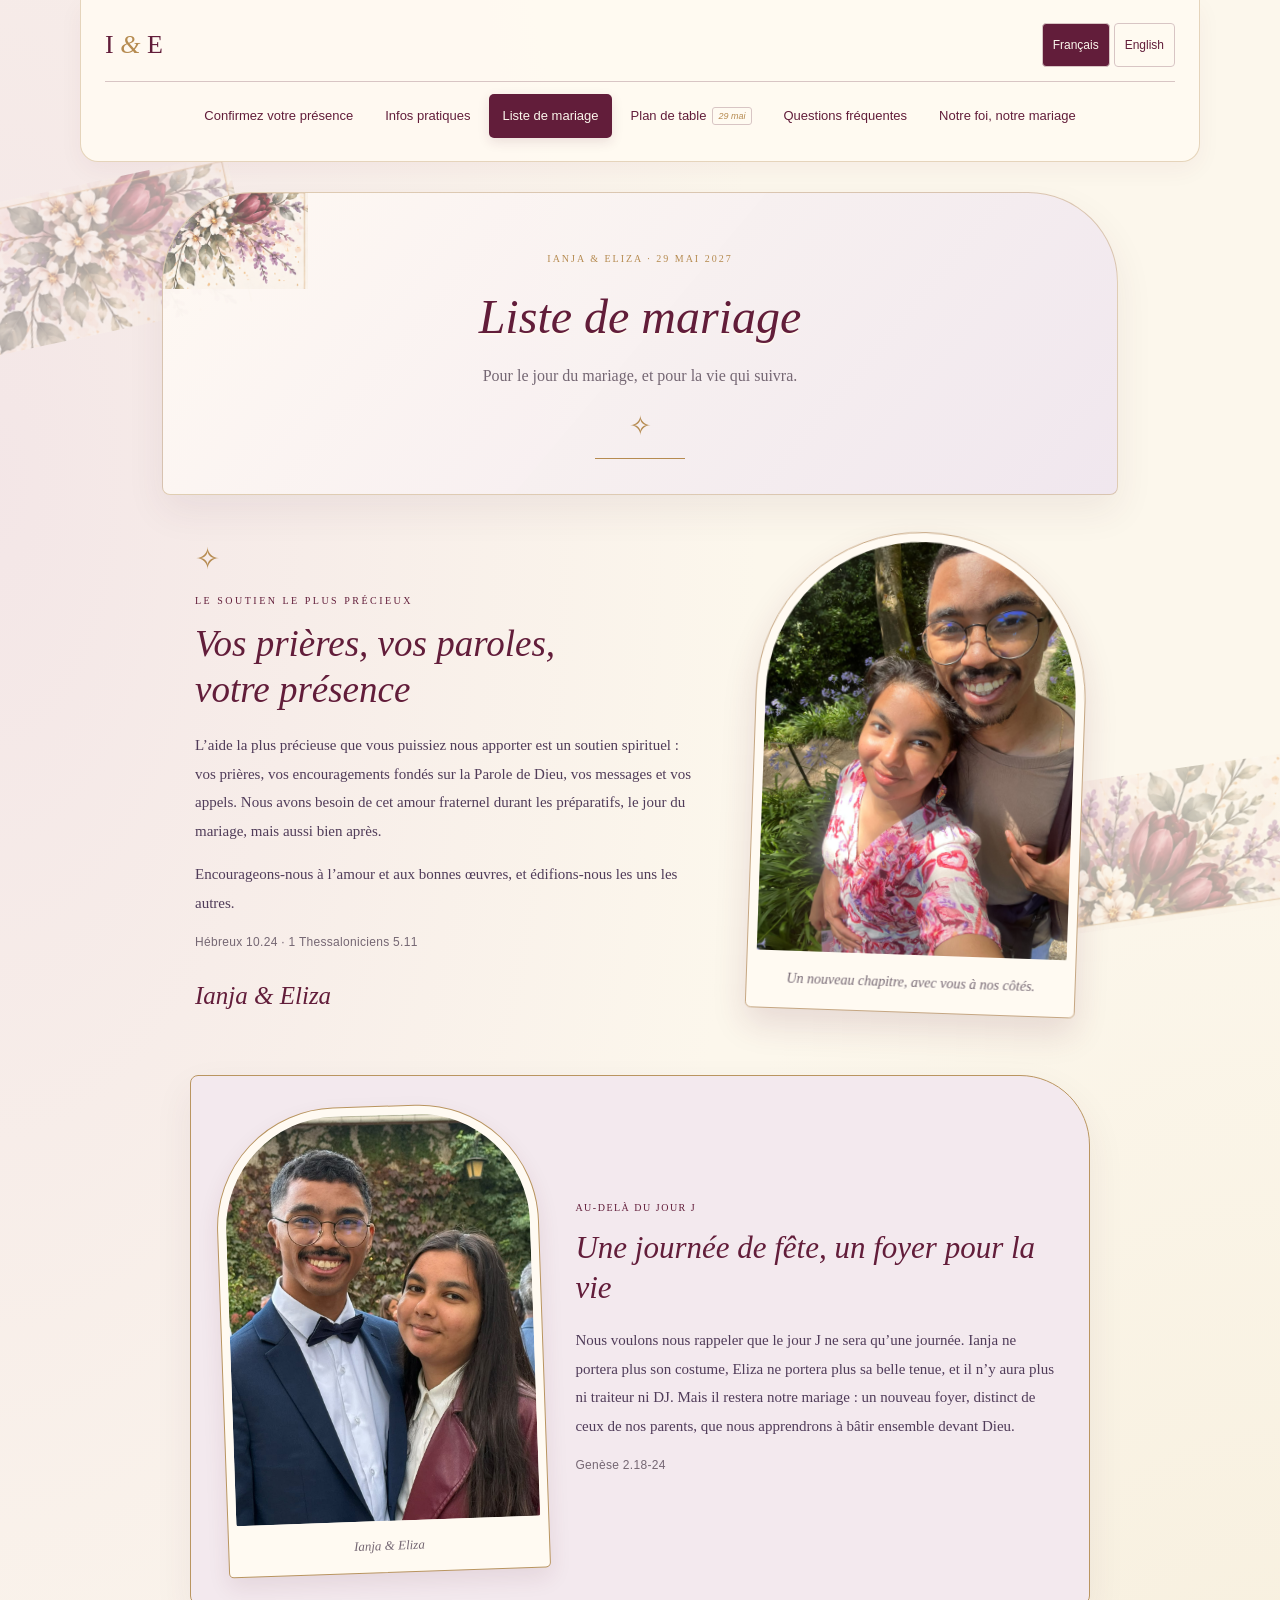
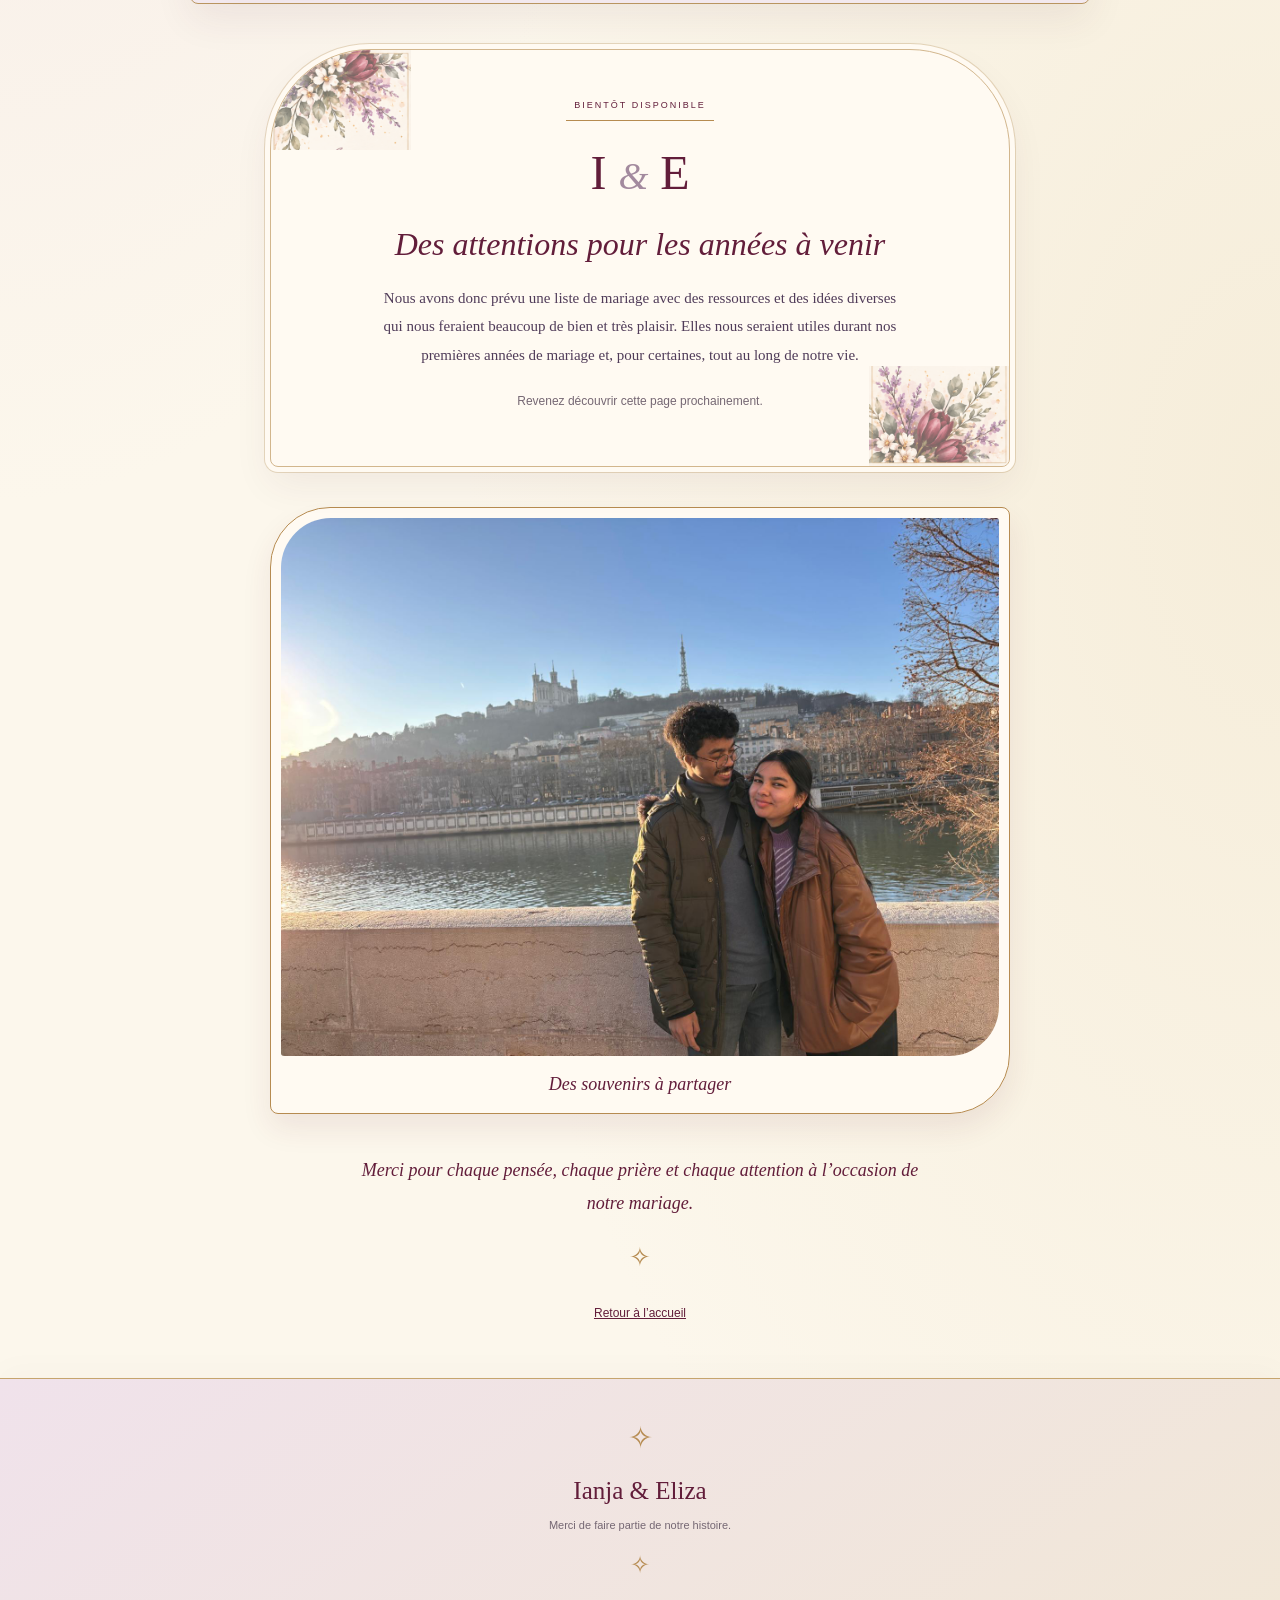
<file: liste-de-mariage.html>
<!doctype html>
<html lang="fr"><head><meta charset="utf-8"><meta name="viewport" content="width=device-width,initial-scale=1"><meta name="theme-color" content="#59162f"><meta name="robots" content="noindex,nofollow"><title>Ianja &amp; Eliza — Liste de mariage</title>
<link rel="stylesheet" href="style.css"><link rel="stylesheet" href="photos.css"><link rel="stylesheet" href="confirmation.css"><link rel="stylesheet" href="navigation.css"><script defer src="configuration.js"></script><script defer src="navigation.js"></script>
<link rel="stylesheet" href="liste-de-mariage.css">
<link rel="stylesheet" href="elegance.css">
<link rel="stylesheet" href="pages-decorees.css">
</head>
<body><header class="top"><a href="./" aria-label="Ianja & Eliza">I <span>&</span> E</a><nav class="languages" aria-label="Langue / Language"><button type="button" data-lang="fr" lang="fr" aria-pressed="true">Français</button><button type="button" data-lang="en" lang="en" aria-pressed="false">English</button></nav></header>
<main class="gift-page" data-custom-gift-page>
<div class="page-heading"><p class="eyebrow" data-page-fr="IANJA &amp; ELIZA · 29 MAI 2027" data-page-en="IANJA &amp; ELIZA · 29 MAY 2027">IANJA &amp; ELIZA · 29 MAI 2027</p><h1 data-page-title data-page-fr="Liste de mariage" data-page-en="Gift list">Liste de mariage</h1><p class="gift-subtitle" data-page-fr="Pour le jour du mariage, et pour la vie qui suivra." data-page-en="For our wedding day, and for the life that follows.">Pour le jour du mariage, et pour la vie qui suivra.</p></div>
<section class="gift-welcome" aria-labelledby="gift-welcome-title">
<div class="gift-letter"><span class="gift-flourish" aria-hidden="true">✧</span><p class="eyebrow" data-page-fr="LE SOUTIEN LE PLUS PRÉCIEUX" data-page-en="THE MOST PRECIOUS SUPPORT">LE SOUTIEN LE PLUS PRÉCIEUX</p><h2 id="gift-welcome-title" data-page-fr="Vos prières, vos paroles, votre présence" data-page-en="Your prayers, your words, your presence">Vos prières, vos paroles, votre présence</h2><p  data-page-fr="L’aide la plus précieuse que vous puissiez nous apporter est un soutien spirituel : vos prières, vos encouragements fondés sur la Parole de Dieu, vos messages et vos appels. Nous avons besoin de cet amour fraternel durant les préparatifs, le jour du mariage, mais aussi bien après." data-page-en="The most precious help you can offer us is spiritual support: your prayers, your encouragement rooted in the Word of God, your messages and your calls. We need this Christian love throughout the preparations, on our wedding day, and long afterwards.">L’aide la plus précieuse que vous puissiez nous apporter est un soutien spirituel : vos prières, vos encouragements fondés sur la Parole de Dieu, vos messages et vos appels. Nous avons besoin de cet amour fraternel durant les préparatifs, le jour du mariage, mais aussi bien après.</p><p  data-page-fr="Encourageons-nous à l’amour et aux bonnes œuvres, et édifions-nous les uns les autres." data-page-en="Let us encourage one another to love and good works, and build one another up.">Encourageons-nous à l’amour et aux bonnes œuvres, et édifions-nous les uns les autres.</p><p class="gift-scripture" data-page-fr="Hébreux 10.24 · 1 Thessaloniciens 5.11" data-page-en="Hebrews 10:24 · 1 Thessalonians 5:11">Hébreux 10.24 · 1 Thessaloniciens 5.11</p><p class="gift-signature">Ianja & Eliza</p></div>
<figure class="gift-portrait"><img src="images/souvenir-jardin.jpeg" width="1536" height="2048" alt="Ianja et Eliza ensemble dans un jardin fleuri." data-alt-fr="Ianja et Eliza ensemble dans un jardin fleuri." data-alt-en="Ianja and Eliza together in a flower garden." fetchpriority="high"><figcaption><span  data-page-fr="Un nouveau chapitre, avec vous à nos côtés." data-page-en="A new chapter, with you by our side.">Un nouveau chapitre, avec vous à nos côtés.</span></figcaption></figure>
</section>
<section class="gift-story" aria-labelledby="gift-story-title"><figure class="story-photo"><img src="images/souvenir-mariage.jpeg" width="1600" height="1200" loading="lazy" decoding="async" alt="Ianja et Eliza en tenue de fête dans un jardin." data-alt-fr="Ianja et Eliza en tenue de fête dans un jardin." data-alt-en="Ianja and Eliza in formal dress in a garden."><figcaption>Ianja & Eliza</figcaption></figure><div class="gift-story-content"><p class="eyebrow" data-page-fr="AU-DELÀ DU JOUR J" data-page-en="BEYOND THE WEDDING DAY">AU-DELÀ DU JOUR J</p><h2 id="gift-story-title" data-page-fr="Une journée de fête, un foyer pour la vie" data-page-en="A day of celebration, a home for a lifetime">Une journée de fête, un foyer pour la vie</h2><p  data-page-fr="Nous voulons nous rappeler que le jour J ne sera qu’une journée. Ianja ne portera plus son costume, Eliza ne portera plus sa belle tenue, et il n’y aura plus ni traiteur ni DJ. Mais il restera notre mariage : un nouveau foyer, distinct de ceux de nos parents, que nous apprendrons à bâtir ensemble devant Dieu." data-page-en="We want to remember that our wedding day will be just one day. Ianja will no longer be wearing his suit, Eliza will no longer be wearing her beautiful outfit, and there will be no caterer or DJ. But our marriage will remain: a new home, distinct from our parents’ homes, which we will learn to build together before God.">Nous voulons nous rappeler que le jour J ne sera qu’une journée. Ianja ne portera plus son costume, Eliza ne portera plus sa belle tenue, et il n’y aura plus ni traiteur ni DJ. Mais il restera notre mariage : un nouveau foyer, distinct de ceux de nos parents, que nous apprendrons à bâtir ensemble devant Dieu.</p><p class="gift-scripture" data-page-fr="Genèse 2.18-24" data-page-en="Genesis 2:18–24">Genèse 2.18-24</p></div></section>
<section class="gift-coming" aria-labelledby="gift-list-title"><span class="gift-coming-label" data-page-fr="BIENTÔT DISPONIBLE" data-page-en="COMING SOON">BIENTÔT DISPONIBLE</span><div class="gift-monogram" aria-hidden="true">I <em>&</em> E</div><h2 id="gift-list-title" data-page-fr="Des attentions pour les années à venir" data-page-en="Thoughtful gifts for the years ahead">Des attentions pour les années à venir</h2><p  data-page-fr="Nous avons donc prévu une liste de mariage avec des ressources et des idées diverses qui nous feraient beaucoup de bien et très plaisir. Elles nous seraient utiles durant nos premières années de mariage et, pour certaines, tout au long de notre vie." data-page-en="We have therefore planned a gift list with a variety of resources and ideas that would encourage us and bring us much joy. They would be useful in our first years of marriage and, in some cases, throughout our lives.">Nous avons donc prévu une liste de mariage avec des ressources et des idées diverses qui nous feraient beaucoup de bien et très plaisir. Elles nous seraient utiles durant nos premières années de mariage et, pour certaines, tout au long de notre vie.</p><p class="gift-return" data-page-fr="Revenez découvrir cette page prochainement." data-page-en="Please visit this page again soon.">Revenez découvrir cette page prochainement.</p></section>
<div class="gift-final-photo"><figure><img src="images/souvenir-lyon.jpeg" width="1600" height="1200" loading="lazy" decoding="async" alt="Ianja et Eliza au bord de la Saône à Lyon." data-alt-fr="Ianja et Eliza au bord de la Saône à Lyon." data-alt-en="Ianja and Eliza by the river Saône in Lyon."><figcaption data-page-fr="Des souvenirs à partager" data-page-en="Memories to share">Des souvenirs à partager</figcaption></figure></div>
<section class="gift-thanks"><p  data-page-fr="Merci pour chaque pensée, chaque prière et chaque attention à l’occasion de notre mariage." data-page-en="Thank you for every thought, every prayer and every kindness as we celebrate our marriage.">Merci pour chaque pensée, chaque prière et chaque attention à l’occasion de notre mariage.</p><span aria-hidden="true">✧</span></section>
<a class="page-home gift-home" href="index.html" data-page-fr="Retour à l’accueil" data-page-en="Back to home">Retour à l’accueil</a>
<noscript>Activez JavaScript pour le menu et le choix de langue. / Enable JavaScript for navigation and language selection.</noscript></main>
<footer><span>Ianja & Eliza</span><p  data-page-fr="Merci de faire partie de notre histoire." data-page-en="Thank you for being part of our story.">Merci de faire partie de notre histoire.</p><span aria-hidden="true">✧</span></footer></body></html>
</file>
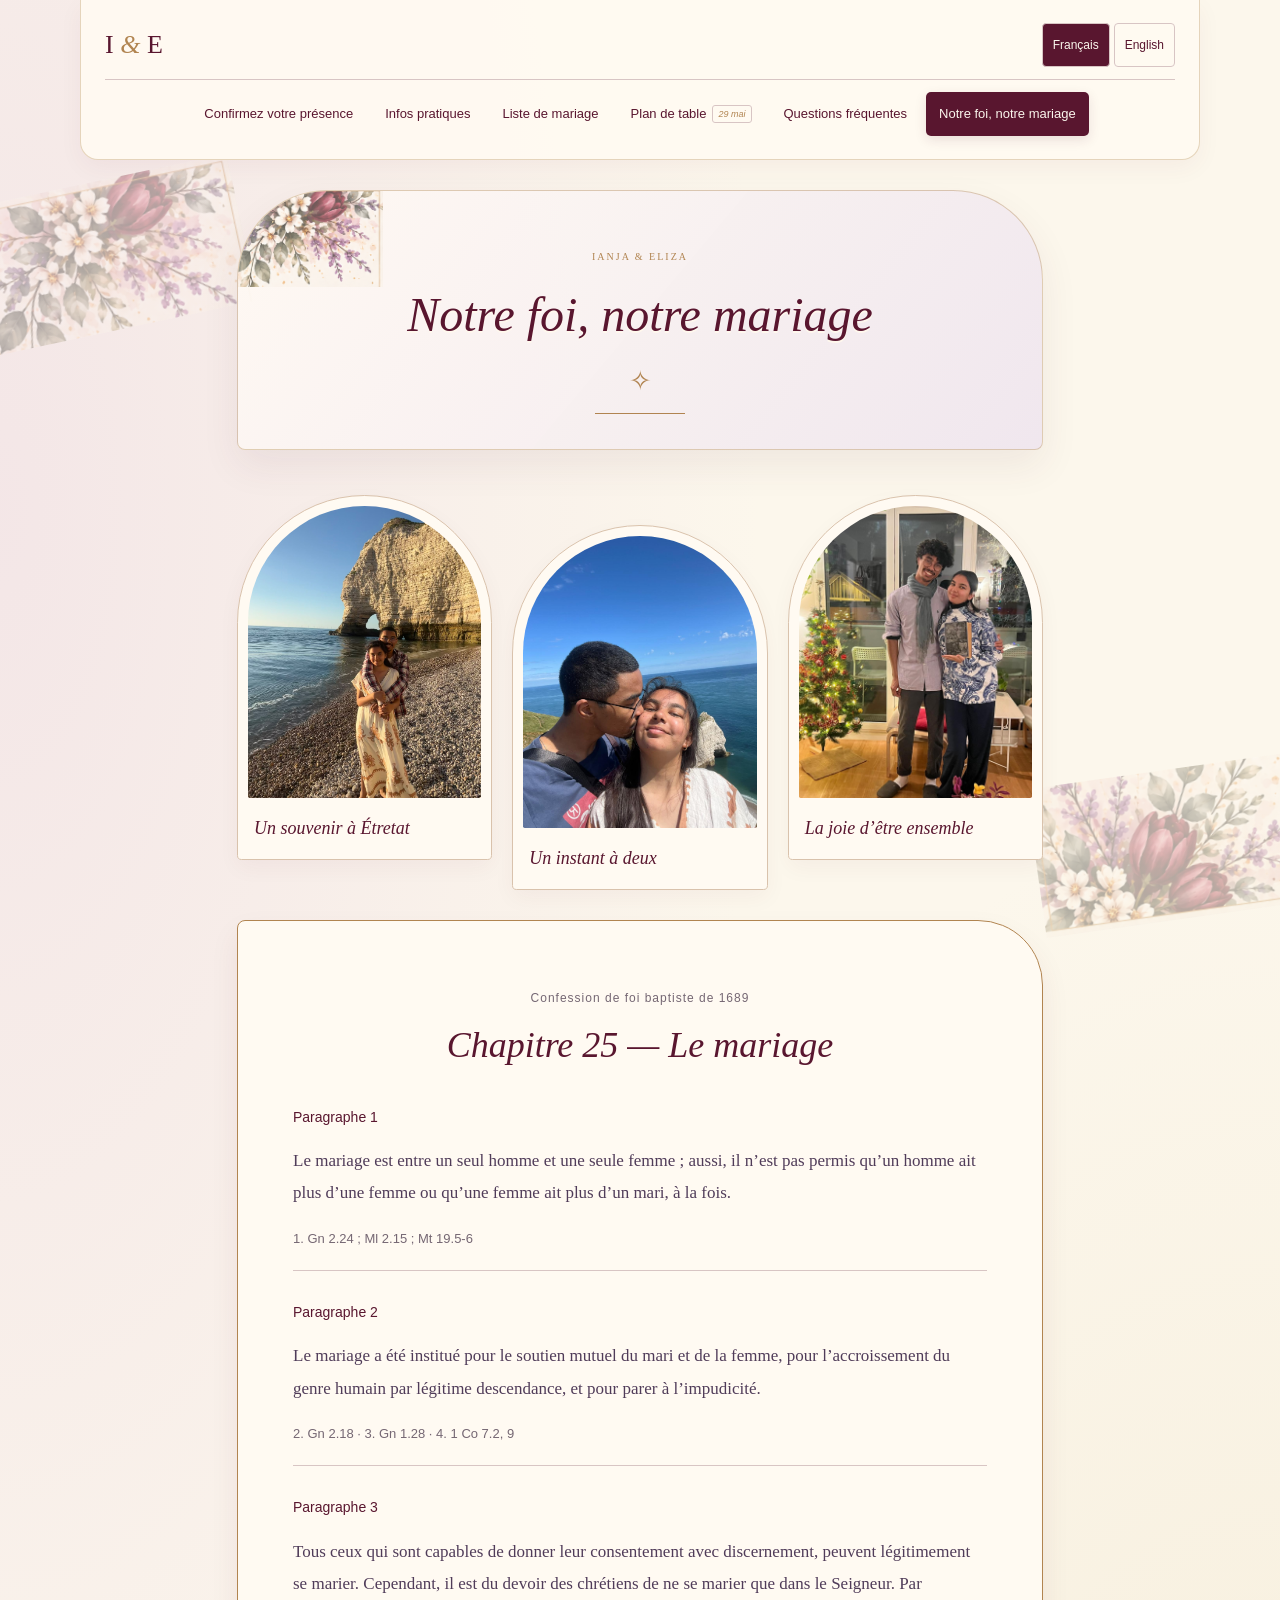
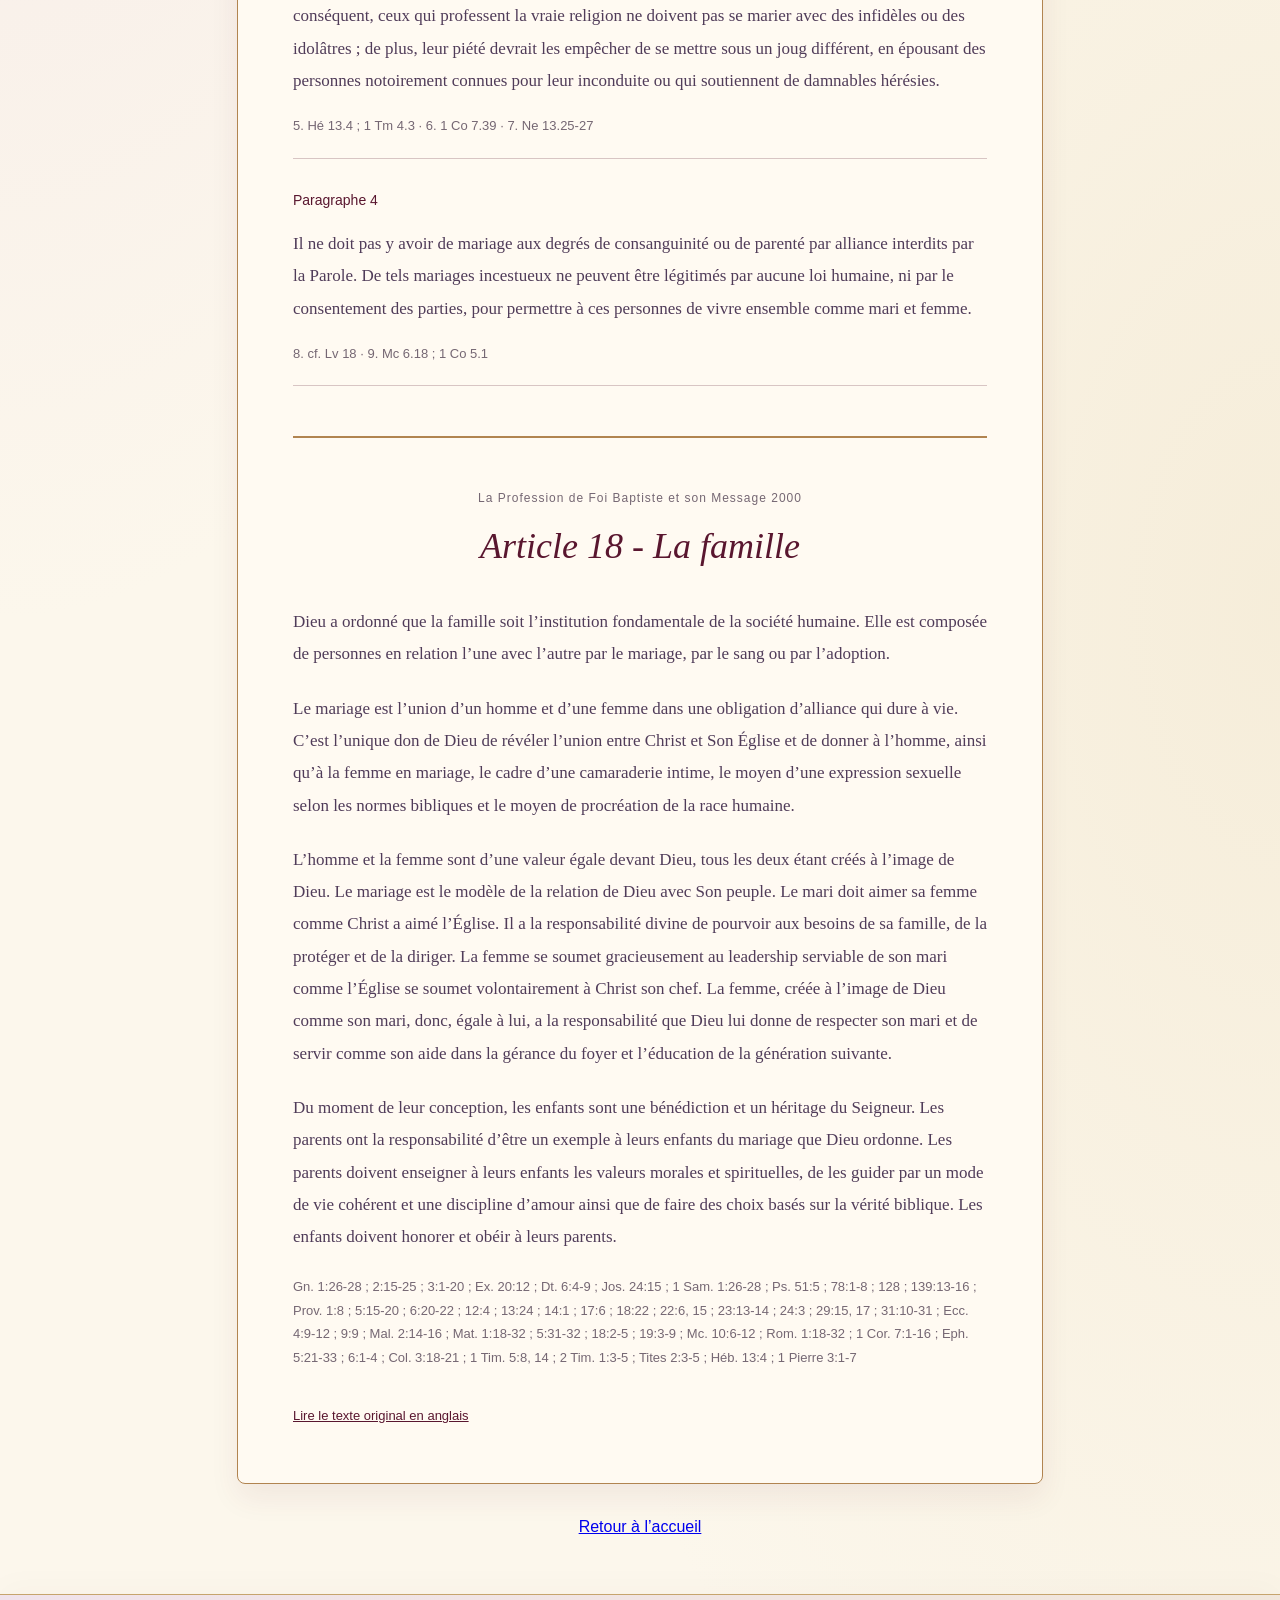
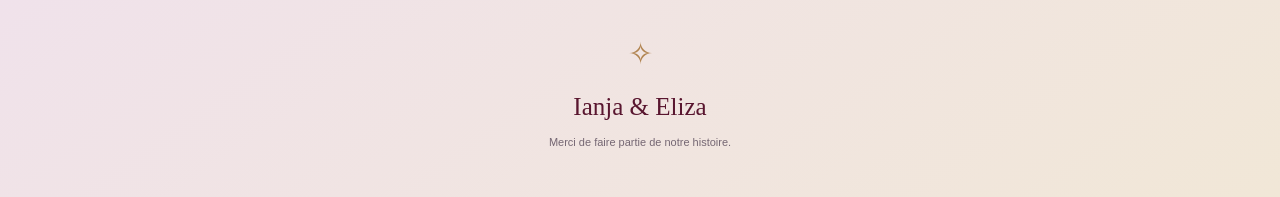
<file: notre-engagement.html>
<!doctype html><html lang="fr"><head><meta charset="utf-8"><meta name="viewport" content="width=device-width,initial-scale=1"><meta name="robots" content="noindex,nofollow"><meta name="theme-color" content="#59162f"><title>Ianja &amp; Eliza — Notre foi, notre mariage</title><link rel="stylesheet" href="style.css"><link rel="stylesheet" href="navigation.css"><link rel="stylesheet" href="elegance.css"><link rel="stylesheet" href="pages-decorees.css"><link rel="stylesheet" href="engagement.css"><link rel="stylesheet" href="photos.css"><script defer src="configuration.js"></script><script defer src="navigation.js"></script><script defer src="engagement.js"></script></head><body><header class="top"><a href="index.html" aria-label="Ianja &amp; Eliza">I <span>&amp;</span> E</a><nav class="languages" aria-label="Langue / Language"><button type="button" data-lang="fr" lang="fr" aria-pressed="true">Français</button><button type="button" data-lang="en" lang="en" aria-pressed="false">English</button></nav></header><main class="confession-page"><div class="page-heading"><p class="eyebrow">IANJA &amp; ELIZA</p><h1 data-page-title data-page-fr="Notre foi, notre mariage" data-page-en="Our faith, our marriage">Notre foi, notre mariage</h1></div><section class="faith-memories" aria-label="Ianja &amp; Eliza"><div class="photo-gallery"><figure><img src="images/souvenir-falaises.jpeg" loading="lazy" decoding="async" alt="Ianja et Eliza sur la plage au pied des falaises." data-alt-fr="Ianja et Eliza sur la plage au pied des falaises." data-alt-en="Ianja and Eliza on the beach beneath the cliffs."><figcaption data-page-fr="Un souvenir à Étretat" data-page-en="A memory of Étretat">Un souvenir à Étretat</figcaption></figure><figure><img src="images/etretat-bisous.jpeg" loading="lazy" decoding="async" alt="Ianja embrasse Eliza sur la joue devant les falaises." data-alt-fr="Ianja embrasse Eliza sur la joue devant les falaises." data-alt-en="Ianja kisses Eliza on the cheek beside the cliffs."><figcaption data-page-fr="Un instant à deux" data-page-en="A moment together">Un instant à deux</figcaption></figure><figure><img src="images/souvenir-mariya.jpeg" loading="lazy" decoding="async" alt="Ianja et Eliza ensemble chez Mariya." data-alt-fr="Ianja et Eliza ensemble chez Mariya." data-alt-en="Ianja and Eliza together at Mariya’s."><figcaption data-page-fr="La joie d’être ensemble" data-page-en="The joy of being together">La joie d’être ensemble</figcaption></figure></div></section><article id="confession-content" class="confession-body"></article><noscript>Activez JavaScript pour lire le chapitre en français ou en anglais. / Enable JavaScript to read the chapter in French or English.</noscript><a class="page-home" href="index.html" data-page-fr="Retour à l’accueil" data-page-en="Back to home">Retour à l’accueil</a></main><footer><span>Ianja &amp; Eliza</span><p data-page-fr="Merci de faire partie de notre histoire." data-page-en="Thank you for being part of our story.">Merci de faire partie de notre histoire.</p></footer></body></html>
</file>
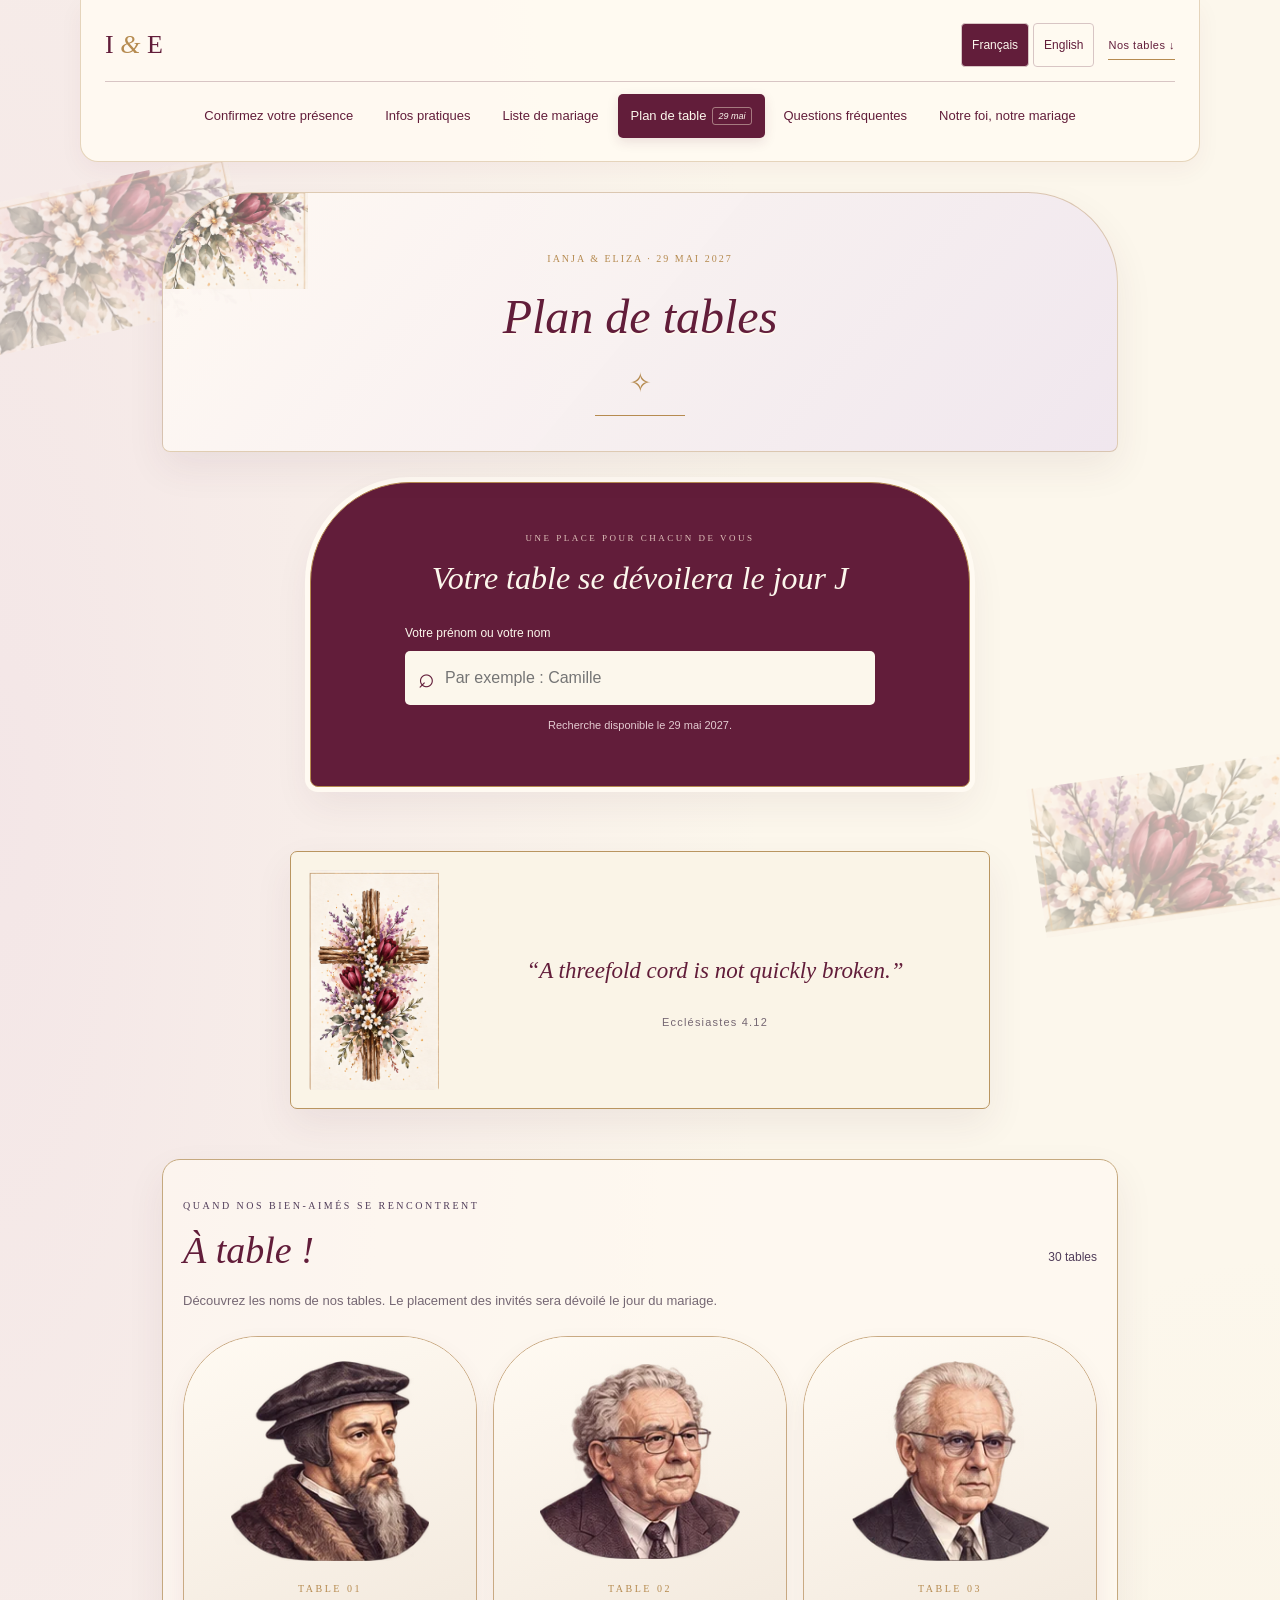
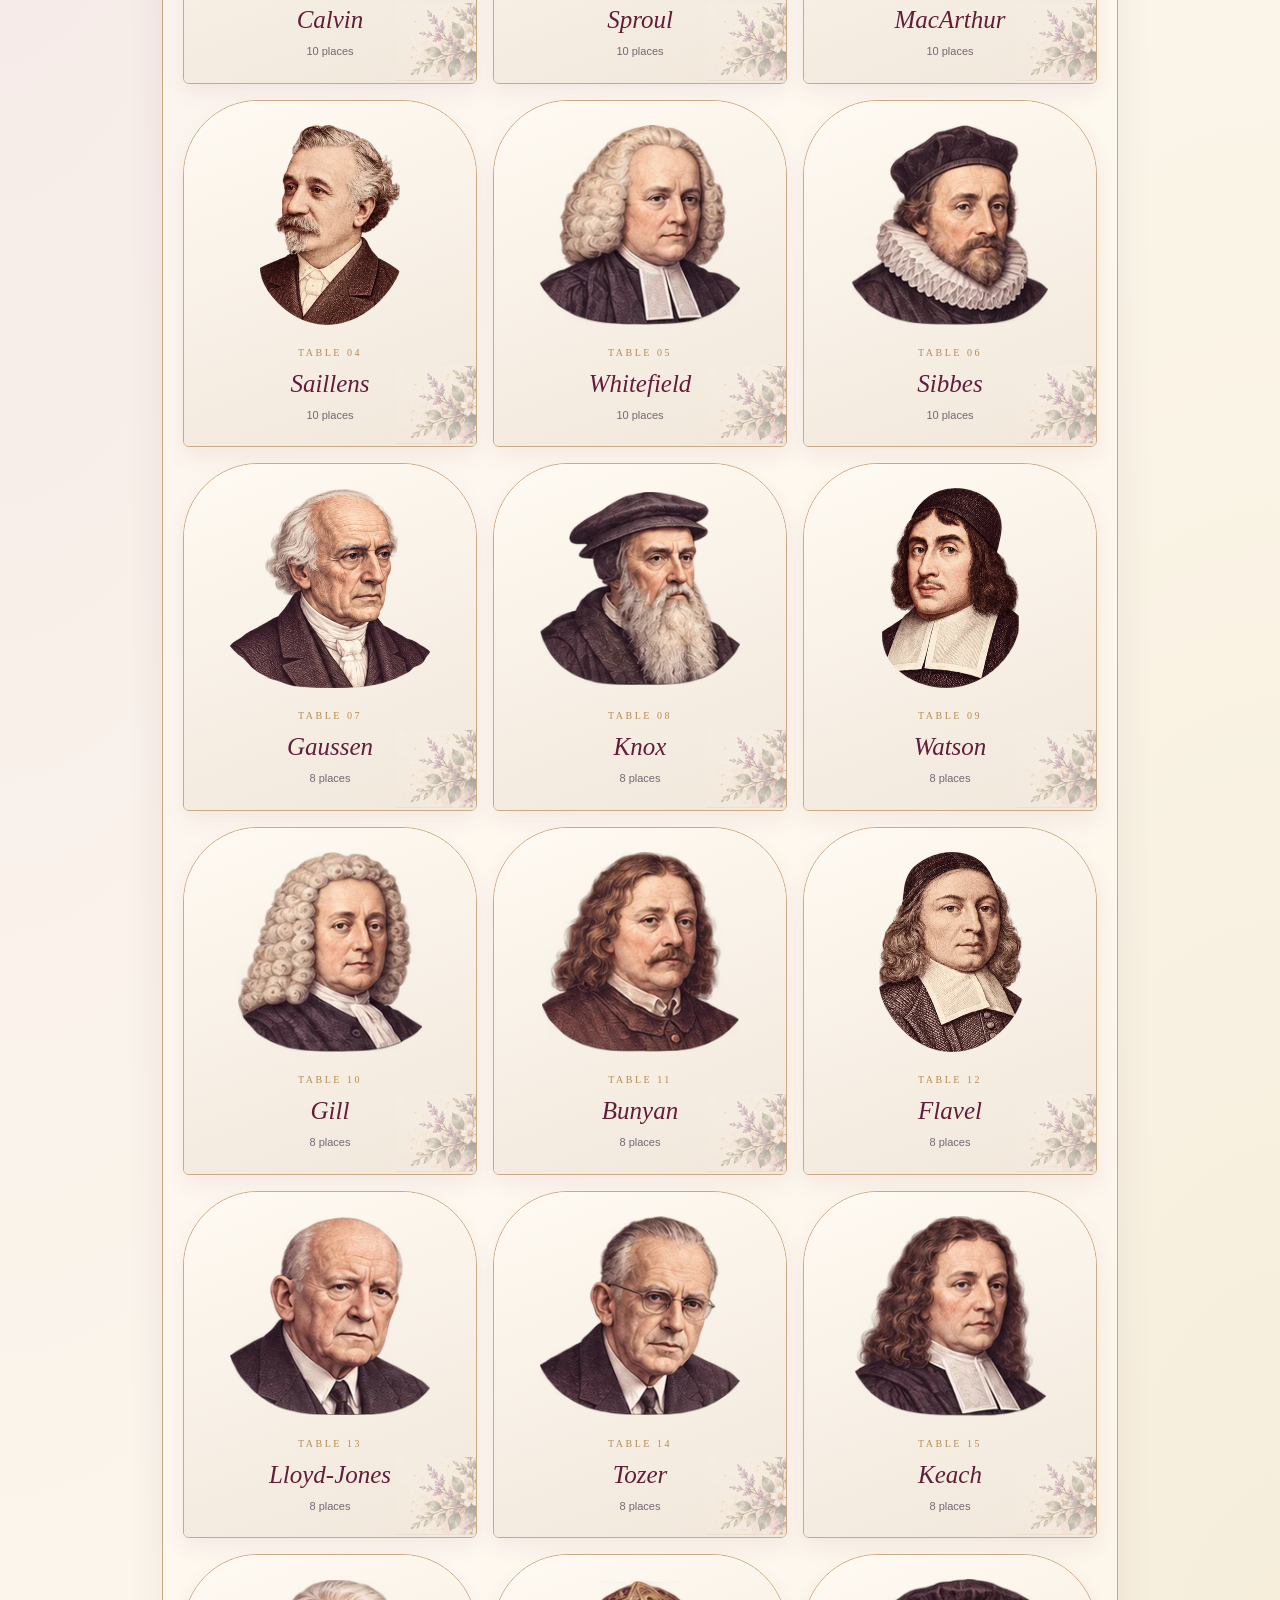
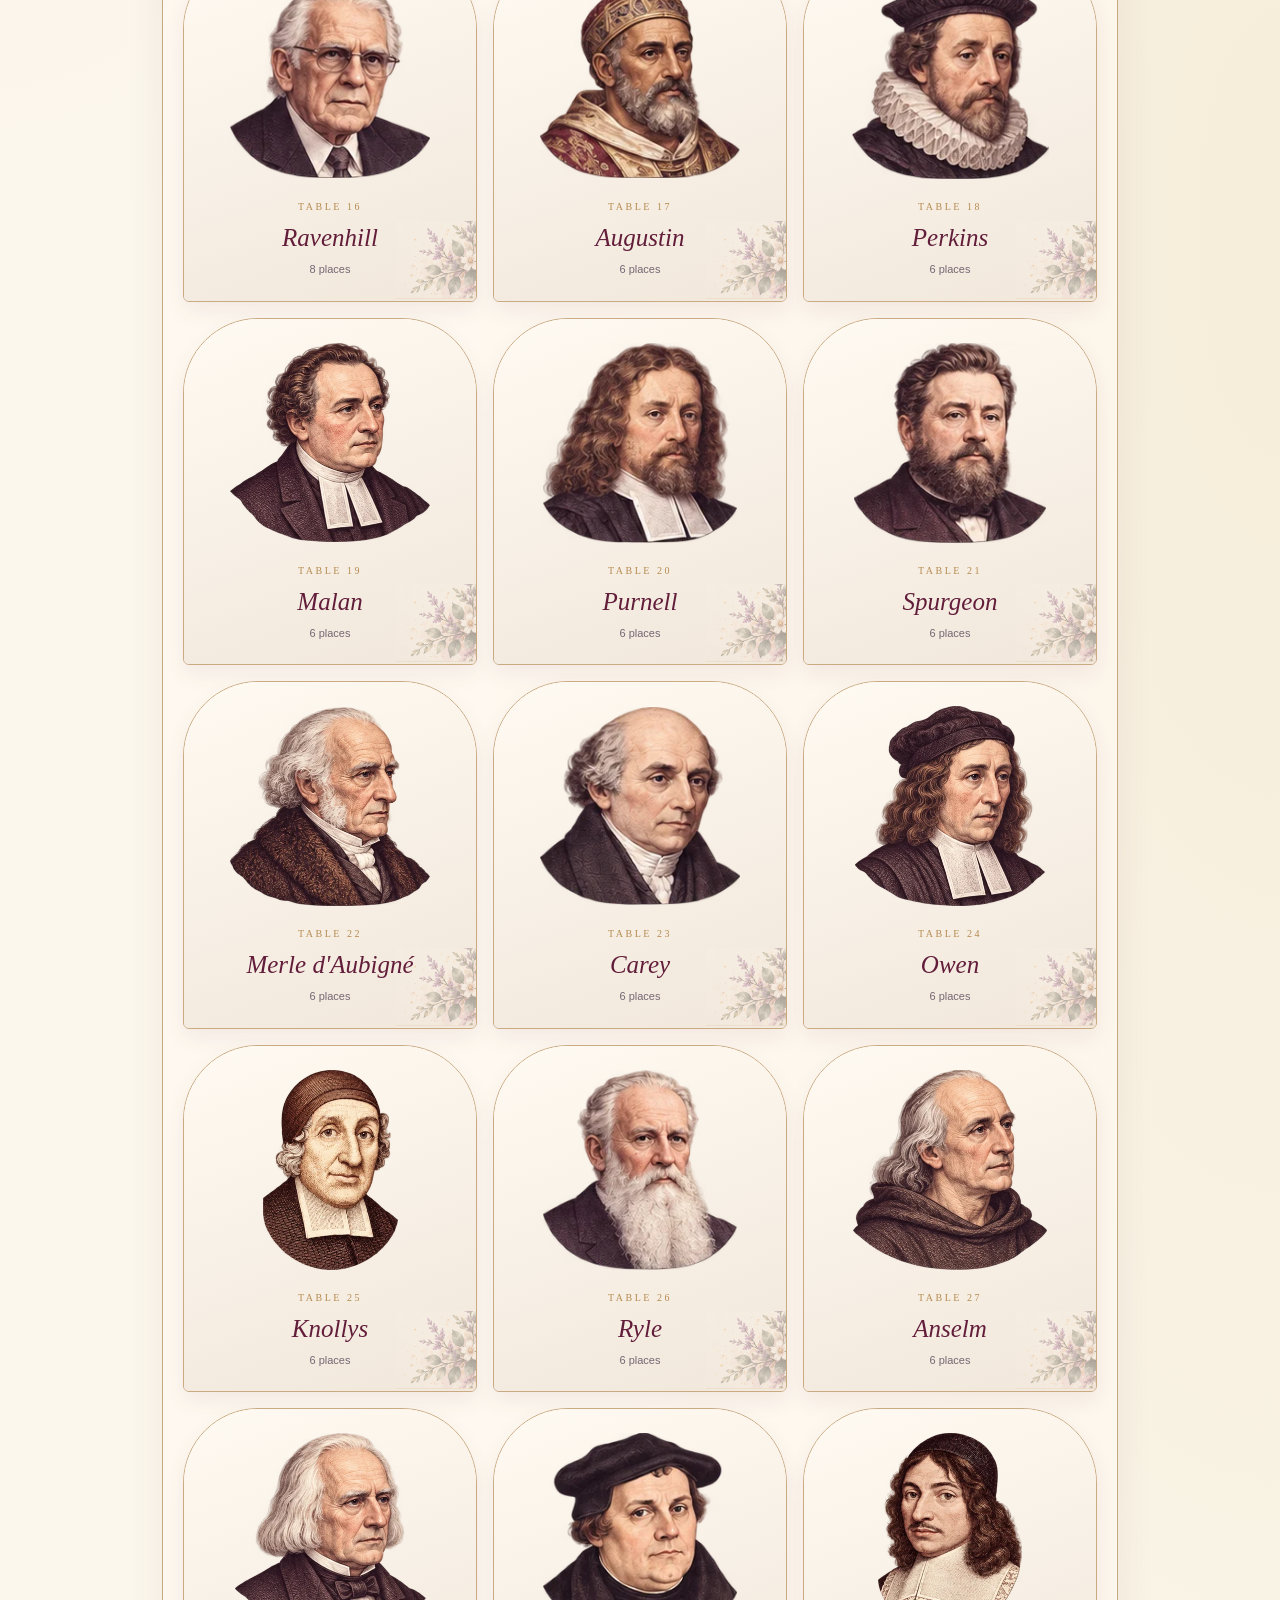
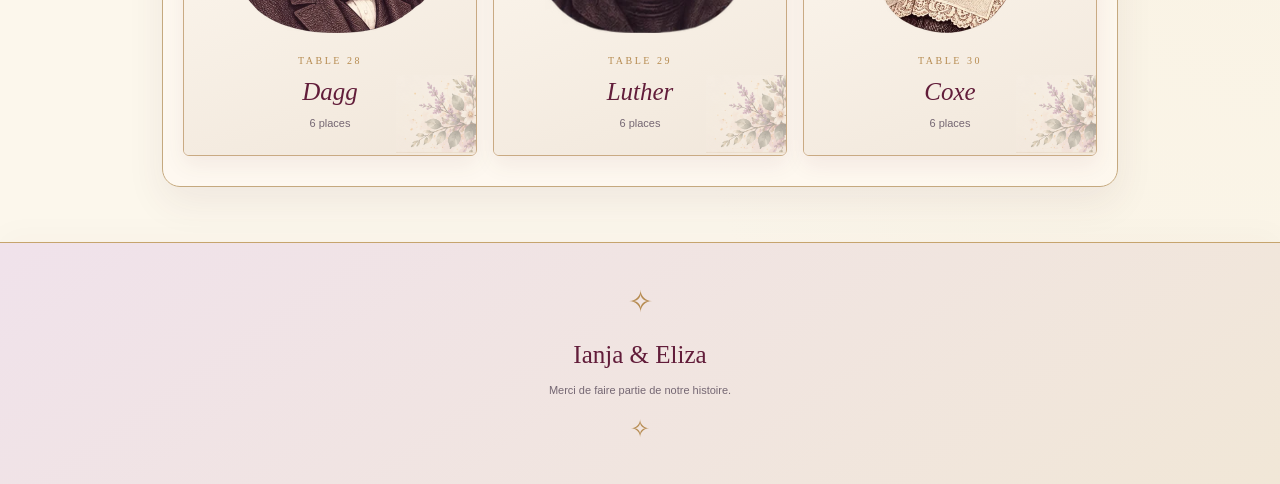
<file: plan-de-table.html>
<!doctype html>
<html lang="fr">
<head>
  <meta charset="utf-8">
  <meta name="viewport" content="width=device-width,initial-scale=1">
  <meta name="theme-color" content="#64283f">
  <meta name="robots" content="noindex,nofollow">
  <meta name="description" content="Bienvenue au mariage de Ianja et Eliza. Retrouvez votre table et les personnes qui partageront votre soirée.">
  <title>Ianja & Eliza — Notre plan de table</title>
  <link rel="stylesheet" href="style.css">
  <link rel="stylesheet" href="photos.css">
  <link rel="stylesheet" href="navigation.css">
  <script defer src="langues.js"></script>
  <script defer src="plan-public.js"></script>
  <script defer src="configuration.js"></script>
  <script defer src="navigation.js"></script>

<link rel="stylesheet" href="elegance.css">
<link rel="stylesheet" href="pages-decorees.css">
<link rel="stylesheet" href="portraits-tables.css">
<style>.finder-first{margin-top:28px}</style>
</head>
<body>
  <header class="top"><a href="#" aria-label="Accueil Ianja et Eliza">I <span>&</span> E</a><nav class="languages" aria-label="Langue / Language"><button type="button" data-lang="fr" lang="fr" aria-pressed="true">Français</button><button type="button" data-lang="en" lang="en" aria-pressed="false">English</button></nav><a class="table-shortcut" href="#search-title">Trouver ma table ↓</a></header>
  <main>
    <div class="page-heading"><p class="eyebrow" data-page-fr="IANJA &amp; ELIZA · 29 MAI 2027" data-page-en="IANJA &amp; ELIZA · 29 MAY 2027">IANJA &amp; ELIZA · 29 MAI 2027</p><h1 id="title">Plan de tables</h1></div>
    <p id="date" hidden></p>
    <section class="finder finder-first" aria-labelledby="search-title">
      <p class="eyebrow">UNE PLACE POUR CHACUN DE VOUS</p>
      <h2 id="search-title">Retrouvez votre table</h2>
      <label for="search">Votre prénom ou votre nom</label>
      <div class="search-wrap"><span aria-hidden="true">⌕</span><input type="search" id="search" disabled aria-describedby="search-availability" placeholder="Par exemple : Camille" autocomplete="off" spellcheck="false"><button id="clear" type="button" hidden aria-label="Effacer la recherche">×</button></div>
      <p class="hint" id="search-availability">Recherche disponible le 29 mai 2027.</p>
      <p id="status" role="status" aria-live="polite"></p>
      <ul id="results" class="results"></ul>
    </section>
<div class="faith-keepsake"><div class="keepsake-cross" aria-hidden="true"></div><blockquote><p>“A threefold cord is not quickly broken.”</p><cite data-page-fr="Ecclésiastes 4.12" data-page-en="Ecclesiastes 4:12">Ecclésiastes 4.12</cite></blockquote></div>
    <section class="tables-section" aria-labelledby="tables-title">
      <div class="section-head"><div><p class="eyebrow">QUAND NOS BIEN-AIMÉS SE RENCONTRENT</p><h2 id="tables-title">À table !</h2></div><p id="count"></p></div>
      <p class="table-intro">Découvrez les noms de nos tables. Le placement des invités sera dévoilé le jour du mariage.</p>
      <div id="tables" class="tables"></div>
    </section>
    <p id="demo" class="demo" hidden>Version de démonstration · Les noms de tables sont proposés et les invités sont fictifs.</p>
    <noscript><p>Activez JavaScript pour consulter les tables et rechercher votre nom. / Please enable JavaScript to view the tables and find your name.</p></noscript>
  </main>
  <footer><span>Ianja & Eliza</span><p>Merci de faire partie de notre histoire.</p><span aria-hidden="true">✧</span></footer>
</body>
</html>
</file>
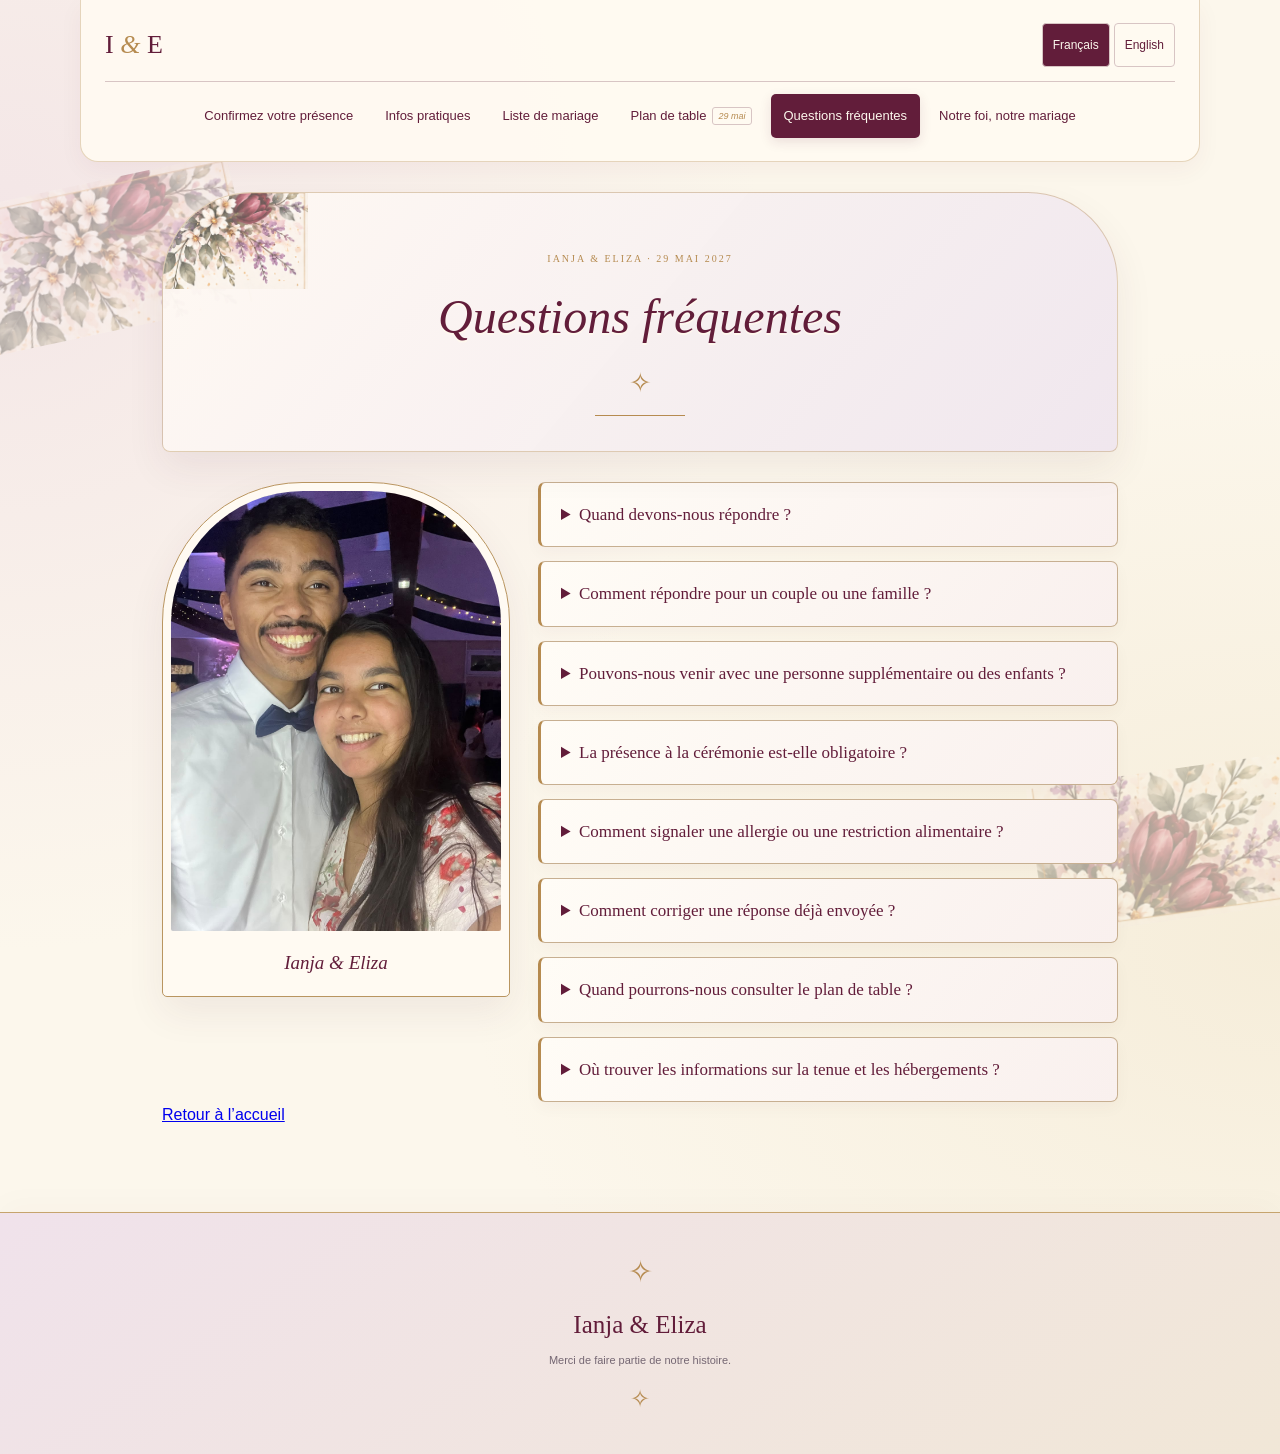
<file: questions-frequentes.html>
<!doctype html>
<html lang="fr"><head><meta charset="utf-8"><meta name="viewport" content="width=device-width,initial-scale=1"><meta name="theme-color" content="#59162f"><meta name="robots" content="noindex,nofollow"><title>Ianja &amp; Eliza — Questions fréquentes</title>
<link rel="stylesheet" href="style.css"><link rel="stylesheet" href="photos.css"><link rel="stylesheet" href="confirmation.css"><link rel="stylesheet" href="navigation.css"><script defer src="configuration.js"></script><script defer src="navigation.js"></script>
<link rel="stylesheet" href="elegance.css">
<link rel="stylesheet" href="pages-decorees.css">
</head>
<body><header class="top"><a href="./" aria-label="Ianja & Eliza">I <span>&</span> E</a><nav class="languages" aria-label="Langue / Language"><button type="button" data-lang="fr" lang="fr" aria-pressed="true">Français</button><button type="button" data-lang="en" lang="en" aria-pressed="false">English</button></nav></header>
<main class="info-page" data-custom-faq-page><div class="page-heading"><p class="eyebrow" data-page-fr="IANJA &amp; ELIZA · 29 MAI 2027" data-page-en="IANJA &amp; ELIZA · 29 MAY 2027">IANJA &amp; ELIZA · 29 MAI 2027</p><h1 data-page-title data-page-fr="Questions fréquentes" data-page-en="Frequently asked questions">Questions fréquentes</h1></div><div class="faq-layout"><figure class="faq-portrait"><img src="images/souvenir-soiree.jpeg" width="2048" height="1536" loading="lazy" decoding="async" alt="Ianja et Eliza souriant ensemble lors d’une soirée." data-alt-fr="Ianja et Eliza souriant ensemble lors d’une soirée." data-alt-en="Ianja and Eliza smiling together at an evening celebration."><figcaption>Ianja & Eliza</figcaption></figure><div class="faq-list"><details><summary  data-page-fr="Quand devons-nous répondre ?" data-page-en="When should we RSVP?">Quand devons-nous répondre ?</summary><p  data-page-fr="Au plus tard le 10 janvier 2027 à 23 h 59, heure de Paris. Après cette échéance, aucune réponse ni exception ne pourra être acceptée en raison de nos contraintes organisationnelles avec le traiteur." data-page-en="By 10 January 2027 at 11:59 pm, Paris time. After this deadline, no responses or exceptions can be accepted due to our organisational commitments with the caterer.">Au plus tard le 10 janvier 2027 à 23 h 59, heure de Paris. Après cette échéance, aucune réponse ni exception ne pourra être acceptée en raison de nos contraintes organisationnelles avec le traiteur.</p></details><details><summary  data-page-fr="Comment répondre pour un couple ou une famille ?" data-page-en="How do we RSVP as a couple or family?">Comment répondre pour un couple ou une famille ?</summary><p  data-page-fr="La personne qui remplit le formulaire est déjà incluse. Utilisez « Ajouter un invité » pour chaque autre personne nommée sur votre invitation qui sera présente. Si vos présences aux différents moments de la journée diffèrent, envoyez des réponses séparées." data-page-en="The person completing the form is already included. Use “Add a guest” for each other person named on your invitation who will attend. If you will attend different parts of the day, please submit separate responses.">La personne qui remplit le formulaire est déjà incluse. Utilisez « Ajouter un invité » pour chaque autre personne nommée sur votre invitation qui sera présente. Si vos présences aux différents moments de la journée diffèrent, envoyez des réponses séparées.</p></details><details><summary  data-page-fr="Pouvons-nous venir avec une personne supplémentaire ou des enfants ?" data-page-en="Can we bring an additional guest or children?">Pouvons-nous venir avec une personne supplémentaire ou des enfants ?</summary><p  data-page-fr="Seules les personnes nommées sur l’invitation reçue pourront être prises en compte. Si vous ajoutez une personne qui n’y figure pas, nous vous contacterons pour vous expliquer que nous ne pourrons malheureusement pas l’accueillir." data-page-en="Only people named on your invitation can be included. If you add someone who is not named on it, we will contact you to explain that unfortunately we cannot accommodate them.">Seules les personnes nommées sur l’invitation reçue pourront être prises en compte. Si vous ajoutez une personne qui n’y figure pas, nous vous contacterons pour vous expliquer que nous ne pourrons malheureusement pas l’accueillir.</p></details><details><summary  data-page-fr="La présence à la cérémonie est-elle obligatoire ?" data-page-en="Is attendance at the ceremony required?">La présence à la cérémonie est-elle obligatoire ?</summary><p  data-page-fr="Oui. Si vous participez au mariage, votre présence à la cérémonie est obligatoire, même si vous venez uniquement au vin d’honneur ou à la réception ensuite." data-page-en="Yes. If you are attending the wedding, attendance at the ceremony is required, even if you are only joining the drinks reception or dinner afterwards.">Oui. Si vous participez au mariage, votre présence à la cérémonie est obligatoire, même si vous venez uniquement au vin d’honneur ou à la réception ensuite.</p></details><details><summary  data-page-fr="Comment signaler une allergie ou une restriction alimentaire ?" data-page-en="How can we tell you about dietary requirements?">Comment signaler une allergie ou une restriction alimentaire ?</summary><p  data-page-fr="Utilisez le champ facultatif prévu dans le formulaire, en précisant le nom de la personne concernée." data-page-en="Use the optional field in the RSVP form, naming the person concerned.">Utilisez le champ facultatif prévu dans le formulaire, en précisant le nom de la personne concernée.</p></details><details><summary  data-page-fr="Comment corriger une réponse déjà envoyée ?" data-page-en="How can we correct a response already submitted?">Comment corriger une réponse déjà envoyée ?</summary><p  data-page-fr="Répondez à votre e-mail récapitulatif pour nous contacter. Merci de ne pas remplir à nouveau le formulaire pour éviter les doublons." data-page-en="Reply to your confirmation email to contact us. Please do not submit the form again, to avoid duplicate responses.">Répondez à votre e-mail récapitulatif pour nous contacter. Merci de ne pas remplir à nouveau le formulaire pour éviter les doublons.</p></details><details><summary  data-page-fr="Quand pourrons-nous consulter le plan de table ?" data-page-en="When can we see the seating plan?">Quand pourrons-nous consulter le plan de table ?</summary><p  data-page-fr="Le jour du mariage, le 29 mai 2027, directement sur ce site avec le même lien ou QR code." data-page-en="On our wedding day, 29 May 2027, on this website using the same link or QR code.">Le jour du mariage, le 29 mai 2027, directement sur ce site avec le même lien ou QR code.</p></details><details><summary  data-page-fr="Où trouver les informations sur la tenue et les hébergements ?" data-page-en="Where can we find dress code and accommodation details?">Où trouver les informations sur la tenue et les hébergements ?</summary><p  data-page-fr="Retrouvez les recommandations de tenue et les informations sur l’hébergement dans la rubrique « Infos pratiques »." data-page-en="Please see Practical information for our dress recommendations and accommodation details.">Retrouvez les recommandations de tenue et les informations sur l’hébergement dans la rubrique « Infos pratiques ».</p></details></div></div>
<a class="page-home" href="index.html" data-page-fr="Retour à l’accueil" data-page-en="Back to home">Retour à l’accueil</a>
<noscript>Activez JavaScript pour le menu et le choix de langue. / Enable JavaScript for navigation and language selection.</noscript></main>
<footer><span>Ianja & Eliza</span><p  data-page-fr="Merci de faire partie de notre histoire." data-page-en="Thank you for being part of our story.">Merci de faire partie de notre histoire.</p><span aria-hidden="true">✧</span></footer></body></html>
</file>
<file: style.css>
:root{--ivory:#faf5eb;--wine:#64283f;--purple:#58415f;--muted:#756773;--line:#d9c8c6;--gold:#ae8c58}*{box-sizing:border-box}html{scroll-behavior:smooth}body{margin:0;background:var(--ivory);color:var(--purple);font-family:Arial,sans-serif;font-size:16px;line-height:1.6}.top{max-width:1120px;margin:auto;display:flex;align-items:center;justify-content:space-between;padding:23px 24px;border-bottom:1px solid var(--line)}.top a{font:26px Georgia,serif;text-decoration:none;color:var(--wine)}.top a span{font-style:italic;color:var(--gold)}.top>span{font-size:9px;letter-spacing:2px}main{max-width:1000px;margin:auto;padding:0 22px}.hero{text-align:center;padding:45px 0 38px;position:relative}.ornament{color:var(--gold);font-size:39px}.eyebrow{font-size:10px;letter-spacing:2.3px;font-weight:600}.hero h1{font:clamp(49px,9vw,88px)/1.15 Georgia,serif;letter-spacing:-2px;color:var(--wine);margin:20px 0}.hero h1 em{color:#98758e;font-weight:normal;font-size:.8em}.date{letter-spacing:3px;text-transform:uppercase;font-size:11px}.date:empty{display:none}.rule{width:47px;height:1px;background:var(--gold);margin:28px auto}h2{font:32px/1.2 Georgia,serif;font-weight:normal;margin:12px 0 18px;color:var(--wine)}.intro{font-size:14px;line-height:1.9;color:var(--muted)}.finder{background:var(--wine);color:var(--ivory);padding:30px 24px;border-radius:100px 100px 8px 8px;text-align:center;max-width:660px;margin:0 auto 64px;box-shadow:0 18px 35px #64283f12}.finder>.eyebrow{color:#dec1ba;margin-top:10px;font-size:9px}.finder h2{color:var(--ivory);margin:12px 0 25px}.finder label{display:block;text-align:left;font-size:12px;margin:0 auto 8px;max-width:470px}.search-wrap{display:flex;align-items:center;background:var(--ivory);color:var(--wine);border-radius:5px;max-width:470px;margin:auto;padding:0 13px;gap:10px}.search-wrap>span{font-size:28px}.search-wrap input{width:100%;min-width:0;border:0;background:transparent;font:16px Arial,sans-serif;color:var(--wine);padding:18px 0;outline:none}.search-wrap:focus-within{outline:3px solid #d7b681;outline-offset:4px}.search-wrap button{border:0;background:transparent;color:var(--wine);font-size:28px;min-width:35px;min-height:44px;cursor:pointer}.hint{font-size:11px;color:#e4cbd1;margin:12px 0 0}#status{font-size:13px;margin-bottom:0}.results{list-style:none;padding:0;margin:14px auto 0;max-width:470px}.results:empty{display:none}.result{font:14px Arial,sans-serif;width:100%;padding:15px;background:#fff9ef;border:0;border-radius:4px;color:var(--wine);text-align:left;cursor:pointer;margin-bottom:8px;line-height:1.6}.result>span{display:block}.result-table{font-size:12px;color:var(--muted)}.section-head{display:flex;align-items:end;justify-content:space-between;gap:14px}.section-head h2{font-size:38px;margin-bottom:4px}.section-head>p{font-size:12px;white-space:nowrap}.table-intro{font-size:13px;color:var(--muted);margin:12px 0 24px}.tables{display:grid;grid-template-columns:1fr;gap:16px;align-items:start}.table{border:1px solid var(--line);border-radius:65px 65px 5px 5px;background:#fffaf2;overflow:hidden}.table summary{position:relative;list-style:none;cursor:pointer;text-align:center;padding:30px 26px 24px}.table summary::-webkit-details-marker{display:none}.table summary .eyebrow{display:block;color:var(--gold)}.table-name{display:block;font:29px Georgia,serif;margin:10px 0;color:var(--wine)}.guest-count{font-size:11px;color:var(--muted)}.expand{position:absolute;right:22px;bottom:19px;font-size:22px;color:var(--wine)}.table[open] .expand{transform:rotate(45deg)}.guests{list-style:none;padding:0 24px 20px;margin:0;text-align:center;font-size:14px}.guests li{border-top:1px solid #eadfdb;padding:9px 0}.demo{text-align:center;font-size:11px;color:var(--muted);margin:36px 0}footer{text-align:center;margin-top:55px;padding:35px 20px;background:#eee5eb;border-top:1px solid #dfd0dd}footer>span:first-child{font:25px Georgia,serif;color:var(--wine)}footer p{font-size:11px;color:var(--muted)}footer>span:last-child{color:var(--gold);font-size:24px}button:focus-visible,summary:focus-visible,a:focus-visible{outline:3px solid var(--gold);outline-offset:4px}[hidden]{display:none!important}@media(min-width:600px){.tables{grid-template-columns:repeat(2,1fr)}.finder{padding:38px 60px}.hero{padding-top:55px}}@media(min-width:900px){.tables{grid-template-columns:repeat(3,1fr)}.hero{padding-bottom:44px}}@media(max-width:420px){.section-head{display:block}.section-head>p{margin-top:9px}.top>span{letter-spacing:1px;font-size:8px}.hero h1{font-size:49px}.eyebrow{letter-spacing:1.6px}}@media(prefers-reduced-motion:reduce){html{scroll-behavior:auto}}@media print{.finder,.demo,.top{display:none}.tables{grid-template-columns:repeat(2,1fr)}.table{break-inside:avoid}.guests{display:block}.hero{padding:10px}.hero h1{font-size:44px}footer{margin-top:10px}}
</file>
<file: photos.css>
:root{--wine:#59162f;--gold:#b18450;--ivory:#fbf6ed}
.top{flex-wrap:wrap;gap:12px}.languages{display:flex;gap:4px}.languages button{font:12px Arial,sans-serif;min-height:44px;padding:8px 10px;border:1px solid var(--line);border-radius:4px;background:transparent;color:var(--wine);cursor:pointer}.languages button[aria-pressed="true"]{background:var(--wine);color:var(--ivory)}.hero .intro{white-space:normal}
/* Une première évocation de la papeterie, en attendant la carte d’invitation. */
h2,.memories h2{font-family:Georgia,'Times New Roman',serif;font-style:italic;font-weight:400;line-height:1.3}
.eyebrow,.date,.memories cite{font-family:Georgia,'Times New Roman',serif;font-weight:400;letter-spacing:2.5px}
.table-name{font-family:Georgia,'Times New Roman',serif;font-style:italic}
.intro{font-family:Georgia,'Times New Roman',serif;font-size:16px;line-height:1.85}
.sr-only{position:absolute!important;width:1px;height:1px;padding:0;margin:-1px;overflow:hidden;clip:rect(0,0,0,0);white-space:nowrap;border:0}
.top .table-shortcut{font:11px Arial,sans-serif;letter-spacing:.5px;border-bottom:1px solid var(--gold);padding:8px 0}
.hero{padding-top:24px;padding-bottom:28px}
.welcome-art{display:block;width:100%;height:auto;max-width:850px;margin:0 auto;border-radius:5px;box-shadow:0 12px 36px #64283f0b}
.hero .date{margin:20px 0 0;color:var(--wine)}
.hero .rule{margin:20px auto}
.finder{border:1px solid #b1845055;box-shadow:0 15px 40px #59162f18}
.table{border-color:#d6bdad}
.memories{text-align:center;margin:70px 0 20px;padding-top:35px;border-top:1px solid var(--line)}
.memories>.eyebrow{color:var(--gold)}
.memories h2{font-size:clamp(29px,5vw,40px)}
.photo-gallery{display:grid;grid-template-columns:1fr;gap:25px;max-width:400px;margin:30px auto 0}
.photo-gallery figure{margin:0;padding:10px 10px 0;background:#fffaf2;border:1px solid #d9c2ac;box-shadow:0 8px 22px #59162f0b;border-radius:140px 140px 5px 5px;overflow:hidden}
.photo-gallery img{display:block;width:100%;height:auto;aspect-ratio:4/5;object-fit:cover;border-radius:130px 130px 2px 2px}
.photo-gallery figure:first-child img{object-position:50% 15%}
.photo-gallery figure:nth-child(2) img{object-position:46% 60%}
.photo-gallery figure:nth-child(3) img{object-position:50% 40%}
.photo-gallery figcaption{font:italic 20px Georgia,serif;color:var(--wine);padding:20px 6px}
.memories blockquote{margin:40px auto 0;max-width:520px;padding:28px 15px;border-top:1px solid var(--gold);border-bottom:1px solid var(--gold);color:var(--wine)}
.memories blockquote p{font:italic 23px/1.5 Georgia,serif;margin:0 0 12px}
.memories cite{font:10px Arial,sans-serif;text-transform:uppercase;letter-spacing:3px}
@media(min-width:700px){.photo-gallery{grid-template-columns:repeat(3,minmax(0,1fr));max-width:none;gap:20px;align-items:start}.photo-gallery figure:nth-child(2){margin-top:30px}.photo-gallery figcaption{font-size:18px}.hero{padding-top:30px}.welcome-art{width:90%}}
@media(max-width:420px){.hero{margin:0 -12px}.hero .intro{padding:0 12px}.welcome-art{border-radius:2px}.memories{margin-top:45px}.finder{margin-bottom:45px}}
@media print{.welcome-art{max-width:430px}.memories{display:none}.top{display:none}}

.photo-gallery figure:first-child img{object-position:55% 65%}.photo-gallery figure:nth-child(2) img{object-position:50% 65%}.photo-gallery figure:nth-child(3) img{object-position:55% 40%}
</file>
<file: confirmation.css>
.rsvp-card{max-width:660px;margin:0 auto 45px;background:#fffaf2;border:1px solid #d6bdad;border-radius:80px 80px 8px 8px;padding:35px 24px;box-shadow:0 15px 40px #59162f0b}.rsvp-card>.eyebrow,.rsvp-card>h2,.deadline{text-align:center}.rsvp-card>.eyebrow{color:var(--wine);font-size:9px}.rsvp-card h2{font-size:32px}.deadline{font-size:13px;color:var(--muted)}#rsvp{margin-top:28px}#rsvp>label,#guest-fields>label{display:block;font-size:14px;font-weight:600;margin:22px 0 8px}#rsvp input:not([type=radio]):not([type=checkbox]):not([type=hidden]),#rsvp textarea{display:block;width:100%;border:1px solid #bca6ab;border-radius:5px;background:#fffdf9;color:var(--wine);font:16px/1.5 Arial,sans-serif;padding:12px;min-height:48px}#rsvp textarea{resize:vertical}#rsvp input:focus-visible,#rsvp textarea:focus-visible{outline:3px solid var(--gold);outline-offset:3px}#rsvp fieldset{border:0;padding:0;margin:25px 0}#rsvp legend{font-weight:600;font-size:14px;margin-bottom:10px}.choices{display:grid;gap:10px}.choices label{padding:14px;border:1px solid var(--line);border-radius:5px;cursor:pointer}.choices input,.consent input{accent-color:var(--wine);width:19px;height:19px;flex-shrink:0}.choices label:has(input:checked){background:#eee5eb;border-color:var(--wine)}.choices input{vertical-align:middle;margin:0 10px 2px 0}.field-help,.privacy{font-size:12px;color:var(--muted);margin:5px 0 10px}.consent{display:flex!important;align-items:flex-start;gap:10px;font-size:12px!important;font-weight:400!important}.consent input{margin-top:2px}.primary{display:block;background:var(--wine);color:var(--ivory);border:1px solid var(--wine);border-radius:5px;padding:16px 22px;font:15px Arial,sans-serif;text-align:center;text-decoration:none;cursor:pointer;min-height:50px}#send{width:100%;margin-top:25px}.primary:disabled{opacity:.55;cursor:not-allowed}.notice{background:#eee5eb;padding:15px;border-left:3px solid var(--wine);font-size:13px}#form-status{font-size:14px;white-space:pre-line}#form-status:empty{display:none}#closed p{line-height:1.85}#closed h2{font-size:30px}.practical{text-align:center;max-width:650px;margin:50px auto;font-size:14px}.practical h2{font-size:32px}.rsvp-photos{display:grid;grid-template-columns:repeat(3,minmax(0,1fr));gap:10px;margin:35px auto;max-width:800px}.rsvp-photos img{width:100%;height:auto;aspect-ratio:3/4;object-fit:cover;border-radius:80px 80px 4px 4px}.rsvp-photos img:first-child{object-position:50% 85%}.rsvp-photos img:nth-child(2){object-position:46% 60%}.trap{position:absolute;left:-10000px;width:1px;height:1px;overflow:hidden}@media(min-width:650px){.rsvp-card{padding:40px 48px}.choices{grid-template-columns:1fr 1fr}.rsvp-photos{gap:20px}}@media(max-width:420px){.rsvp-card{border-radius:55px 55px 5px 5px;padding:25px 20px}.rsvp-card h2{font-size:28px}.rsvp-photos{gap:6px}}
.guest-entry{position:relative;border:1px solid var(--line);padding:16px;margin:14px 0;border-radius:6px;background:#fbf6ed}.guest-entry label{display:block;font-size:14px;font-weight:600;margin-bottom:8px}.secondary{border:1px solid var(--wine);color:var(--wine);background:transparent;border-radius:5px;padding:12px 18px;font:14px Arial,sans-serif;min-height:46px;cursor:pointer}.secondary:disabled{opacity:.5;cursor:not-allowed}.remove-guest{display:block;margin:8px 0 0 auto;padding:8px 10px;border:0;background:transparent;text-decoration:underline;color:var(--wine);cursor:pointer;min-height:44px}#guest-total{font-size:13px;color:var(--muted)}
#phone-country{display:block;width:100%;min-height:48px;padding:12px;border:1px solid #bca6ab;border-radius:5px;background:#fffdf9;color:var(--wine);font:16px Arial,sans-serif}#phone-country:focus-visible{outline:3px solid var(--gold);outline-offset:3px}
/* Indicatif et numéro réunis sur une seule ligne, même sur mobile. */
.phone-inline{display:grid;grid-template-columns:100px minmax(0,1fr);gap:8px;align-items:stretch}.phone-prefix{position:relative;min-width:0;border:1px solid #bca6ab;background:#fffdf9;border-radius:5px;display:flex;align-items:center;justify-content:center}.phone-prefix #dial-code{font:16px Arial,sans-serif;color:var(--wine);pointer-events:none}.phone-prefix #phone-country{position:absolute;inset:0;width:100%;height:100%;opacity:0;cursor:pointer;padding:0;margin:0}.phone-prefix:focus-within{outline:3px solid var(--gold);outline-offset:3px}#rsvp .phone-inline #contact-phone{min-width:0;margin:0;height:100%}@media(max-width:380px){.phone-inline{grid-template-columns:82px minmax(0,1fr);gap:6px}}
.review{margin-top:25px;padding:22px 18px;background:#eee5eb;border:1px solid var(--line);border-radius:8px}.review h3{font:26px/1.3 Georgia,serif;color:var(--wine);margin:0 0 12px}.review p{font-size:13px}.review dl{margin:20px 0;overflow-wrap:anywhere}.review dt{font-size:12px;font-weight:600;margin:14px 0 3px;color:var(--wine)}.review dd{font-size:14px;white-space:pre-wrap;margin:0}.review-actions{display:flex;gap:12px;flex-wrap:wrap}.review-actions button{flex:1 1 180px}.review [disabled]{opacity:.55;cursor:not-allowed}#email-notice{overflow-wrap:anywhere}
.deadline-notice{margin:24px 0;padding:18px 20px;border:2px solid var(--wine);border-radius:8px;background:#f1e3e8;color:var(--wine)}.deadline-notice .deadline{font-size:17px;color:var(--wine);margin:0 0 10px;text-align:left;line-height:1.5}.deadline-notice>p:last-child{font-size:14px;line-height:1.7;margin:0}.deadline-reminder{margin:24px 0 12px;font-size:13px;font-weight:600;color:var(--wine);border-left:3px solid var(--gold);padding-left:12px}#seating-notice{padding:20px;border:1px solid var(--gold);border-radius:6px;background:#fffaf2;color:var(--wine);line-height:1.8}
.age-choices{display:grid;gap:9px}.age-choices>label{display:flex;align-items:center;gap:10px;font-size:13px;padding:12px;border:1px solid var(--line);border-radius:5px;background:#fffdf8;cursor:pointer}.age-choices input{accent-color:var(--wine);width:18px;height:18px;flex-shrink:0;margin:0}.age-choices>label:has(input:checked){background:#efe1e9;border-color:var(--wine)}#rsvp .age-options legend{font-weight:600;font-size:13px;margin-bottom:9px}.family-note p{margin:8px 0;font-size:13px;line-height:1.8}
</file>
<file: navigation.css>
.top{position:relative;gap:14px}.top>.languages{margin-left:auto}.main-navigation{display:flex;justify-content:center;align-items:center;gap:6px;flex-basis:100%;padding-top:12px;border-top:1px solid var(--line);flex-wrap:wrap}.main-navigation a{font:13px/1.4 Arial,sans-serif;color:var(--wine);padding:12px 13px;border-radius:5px;min-height:44px;display:flex;align-items:center;gap:6px;text-decoration:none}.main-navigation a:hover,.main-navigation a[aria-current=page]{background:#eee5eb}.nav-badge{font-size:9px;border:1px solid var(--line);padding:2px 5px;border-radius:3px;white-space:nowrap;color:var(--muted)}.menu-toggle{display:none;border:1px solid var(--line);border-radius:5px;color:var(--wine);background:transparent;min-height:44px;padding:10px 12px;font:13px Arial,sans-serif;cursor:pointer}.info-page{max-width:780px;margin:auto;padding-bottom:30px}.page-heading{text-align:center;padding:50px 0 25px}.page-heading h1{font:italic clamp(34px,6vw,48px)/1.25 Georgia,serif;color:var(--wine);margin:15px 0}.page-heading>.eyebrow{color:var(--gold)}.info-card{padding:26px;background:#fffaf2;border:1px solid var(--line);border-radius:8px;margin:18px 0;line-height:1.8}.info-card h2{font-size:27px}.info-card p{font-size:15px}.info-card .primary{max-width:320px;margin:20px auto 0}.faq-list{display:grid;gap:14px}.faq-list details{background:#fffaf2;border:1px solid var(--line);border-radius:6px;padding:18px 20px}.faq-list summary{cursor:pointer;color:var(--wine);font-size:16px}.faq-list p{font-size:14px;line-height:1.8;margin-bottom:0}@media(max-width:760px){.menu-toggle{display:block}.main-navigation{display:none;align-items:stretch;flex-direction:column;gap:4px}.menu-open .main-navigation{display:flex}.main-navigation a{justify-content:space-between}.top{padding:16px}.languages button{padding:8px}.page-heading{padding-top:35px}.info-card{padding:22px}}@media print{.menu-toggle,.main-navigation{display:none}}
.table-cover{text-align:center;padding:30px 20px 26px}.table-cover>.eyebrow{display:block;color:var(--gold)}.table-cover .table-name{font-size:25px}
</file>
<file: elegance.css>
/* Habillage commun, inspiré des fleurs et des encadrements de la papeterie. */
:root{--ivory:#fcf7ec;--wine:#621d3a;--purple:#503c59;--gold:#b68b50;--line:#d8c5c4}
body{background:radial-gradient(ellipse at 0 15%,#e7cddf66,transparent 42%),radial-gradient(ellipse at 100% 65%,#e9d9b555,transparent 45%),#fcf7ec;position:relative;isolation:isolate}
body::before,body::after{content:"";position:fixed;width:210px;height:220px;background-image:url('images/papeterie-fleurs.png');background-repeat:no-repeat;background-size:100% auto;pointer-events:none;z-index:-1;opacity:.22}
body::before{left:-45px;top:180px;background-position:top center;transform:rotate(-12deg)}body::after{right:-45px;bottom:-20px;background-position:bottom center;transform:rotate(-8deg)}
.top{background:#fffaf2ed;border:1px solid #cfb48b88;border-top:0;border-radius:0 0 18px 18px;box-shadow:0 8px 24px #621d3a0c;margin-bottom:12px}
.main-navigation a{transition:background-color .18s,color .18s}.main-navigation a[aria-current=page]{background:var(--wine);color:var(--ivory);box-shadow:0 4px 12px #621d3a20}.main-navigation a[aria-current=page] .nav-badge{color:var(--ivory);border-color:#f4e6d077}
.hero{position:relative}.hero .welcome-art{border:1px solid #c8ab7d;box-shadow:0 14px 35px #621d3a18,0 0 0 6px #fffaf2,0 0 0 7px #c8ab7d66;border-radius:8px}.hero .rule{width:90px;position:relative}.hero .rule::after{content:'✧';position:absolute;left:50%;top:50%;transform:translate(-50%,-50%);background:var(--ivory);padding:0 8px;color:var(--gold);font-size:22px}
.rsvp-card{border-color:#bc9865;box-shadow:0 18px 45px #621d3a12,0 0 0 5px #fffaf2aa;background:linear-gradient(145deg,#fffdf6,#fbf2e8)}
.rsvp-card>.eyebrow{color:#80522a}.primary{background:linear-gradient(125deg,#782d50,#59162f);box-shadow:0 6px 16px #621d3a18;transition:box-shadow .18s}.primary:hover:not(:disabled){box-shadow:0 8px 20px #621d3a2a}.secondary{background:#fffaf2}
.practical-section,.info-card,.gift-coming,.faq-list details{box-shadow:0 10px 30px #621d3a0a;border-color:#d2b68d}.practical-heading>span{background:#ede0c8;border:1px solid #bc986555;border-radius:50%;width:35px;height:35px;flex-shrink:0;display:flex;align-items:center;justify-content:center;font-size:13px}.page-heading{position:relative}.page-heading::after{content:'✧';display:block;font-size:27px;color:var(--gold);margin:14px auto 0}.table{box-shadow:0 8px 20px #621d3a0a;background:linear-gradient(160deg,#fffaf2,#f4e9ee);border-color:#c9aa83}.finder{box-shadow:0 14px 34px #621d3a22}
footer{position:relative;background:linear-gradient(145deg,#f0e2eb,#f1e7d7);border-top:1px solid #c6a46d;box-shadow:0 -8px 30px #621d3a06}footer::before{content:'✧';display:block;font-size:30px;color:var(--gold);margin-bottom:12px}footer>span:first-child{display:inline-block;margin-top:3px}.commitment{border-color:#c6a46d66}
/* Les portraits passent avant le formulaire et deviennent une composition à part entière. */
.rsvp-photos{display:grid;grid-template-columns:1fr 1.2fr 1fr;align-items:center;gap:22px;max-width:1000px;margin:25px auto 65px;padding:10px 4px 20px}
.rsvp-photos figure{min-width:0;margin:0;padding:8px 8px 0;border:1px solid #b68b50;border-radius:160px 160px 7px 7px;background:#fffbf5;box-shadow:0 14px 30px #621d3a17}
.rsvp-photos figure:first-child{transform:rotate(-3deg)}.rsvp-photos figure:last-child{transform:rotate(3deg)}
.rsvp-photos figure img{display:block;width:100%;height:auto;aspect-ratio:3/4;object-fit:cover;border-radius:150px 150px 3px 3px}
.rsvp-photos figure:first-child img{object-position:50% 15%}.rsvp-photos figure:nth-child(2) img{object-position:50% 40%;aspect-ratio:3/4}.rsvp-photos figure:last-child img{object-position:46% 60%}
.rsvp-photos figcaption{padding:17px 4px 19px;text-align:center;color:var(--wine);font:italic 17px/1.4 Georgia,serif}.rsvp-photos figure:nth-child(2) figcaption{font-size:24px}
@media(min-width:1200px){body::before,body::after{width:270px;height:260px;opacity:.32}body::before{left:-25px}body::after{right:-25px}}
@media(max-width:700px){body::before,body::after{width:130px;height:150px;opacity:.16}body::before{left:-35px;top:160px}body::after{right:-25px}.hero .welcome-art{width:96%;margin:5px auto 0}.rsvp-photos{display:flex;align-items:center;overflow-x:auto;scroll-snap-type:x mandatory;gap:18px;margin:15px -12px 40px;padding:12px 24px 24px;scroll-padding-left:24px}.rsvp-photos figure{flex:0 0 82%;max-width:390px;scroll-snap-align:center;border-radius:170px 170px 7px 7px;transform:none!important}.rsvp-photos figure img{aspect-ratio:4/5!important;border-radius:160px 160px 3px 3px}.rsvp-photos figcaption{font-size:18px}.rsvp-photos::after{content:'';flex:0 0 6px}.top{border-radius:0 0 12px 12px}.rsvp-card{box-shadow:0 12px 28px #621d3a12}}
@media(prefers-reduced-motion:reduce){.primary,.main-navigation a{transition:none}}
@media print{body{background:white}body::before,body::after{display:none}.rsvp-photos{display:grid;margin:20px 0;overflow:visible}.rsvp-photos figure{transform:none!important}.top,.hero .welcome-art,.rsvp-card,.table{box-shadow:none}}
.photo-scroll-hint{display:none}body::before,body::after{height:125px}@media(min-width:1200px){body::before,body::after{height:150px}}@media(max-width:700px){body::before,body::after{height:85px}.photo-scroll-hint{display:block;text-align:center;font-size:11px;color:var(--muted);margin:-25px 0 35px}}

/* Cadrages adaptés à la nouvelle sélection de photos. */
.rsvp-photos figure:first-child img{object-position:50% 35%}.rsvp-photos figure:nth-child(2) img{object-position:47% 60%}.rsvp-photos figure:last-child img{object-position:45% 70%}
</file>
<file: pages-decorees.css>
/* Fleurs, feuillages, ivoire et liserés de la papeterie des mariés. */
:root{--sage:#7c8b75;--paper-shadow:0 16px 38px #4f234513}
.page-heading{padding:48px 28px 35px;margin:30px 0;isolation:isolate;border:1px solid #b9956070;border-radius:90px 90px 8px 8px;background:linear-gradient(130deg,#fffaf3ed,#efe5eeee);box-shadow:var(--paper-shadow);overflow:hidden}
.page-heading::before{content:'';position:absolute;top:-4px;left:-10px;width:155px;height:100px;background:url('images/papeterie-monogramme.png') top center/155px auto no-repeat;opacity:.65;z-index:-1;pointer-events:none}
.page-heading .eyebrow{position:relative;font-size:10px;letter-spacing:2px;max-width:70%;margin:10px auto 20px}.page-heading h1{position:relative;text-shadow:0 2px 0 #fff8ed}.page-heading::after{content:'✧';width:90px;border-bottom:1px solid var(--gold);padding-bottom:10px}
.practical-section,.info-card{position:relative;background:linear-gradient(145deg,#fffdf7,#f9f2e8);box-shadow:var(--paper-shadow);border:1px solid #c0a276;border-radius:22px 6px 22px 6px}.practical-section::after{content:'';position:absolute;bottom:8px;right:8px;width:35px;height:35px;border-right:1px solid #b9956080;border-bottom:1px solid #b9956080;border-radius:0 0 14px 0;pointer-events:none}
.practical-shortcuts a{background:#fffcf7;box-shadow:0 4px 10px #621d3a09}.station-note{background:#ecf0e8;border-color:#9ba88d}.travel-responsibility{background:#f1e4e9;border-color:var(--wine)}.attire-section{background:linear-gradient(140deg,#f5eaf0,#faf4e8)}.venue-day{padding:8px 8px 0;background:#fffaf2;border:1px solid #bc9865;border-radius:80px 80px 7px 7px;box-shadow:var(--paper-shadow);transform:rotate(1deg)}.venue-day img{border-radius:73px 73px 3px 3px}.venue-night{border:1px solid #b99560;background:#fffaf2;padding:8px 8px 0;box-shadow:var(--paper-shadow);border-radius:6px}.route-details{background:#fcf9f0;border-color:#c6b795}.practical-heading>span{background:var(--wine);color:var(--ivory);border:1px solid var(--gold);box-shadow:0 0 0 3px #f4ead9}
.gift-welcome .gift-portrait{transform:rotate(2deg);box-shadow:0 16px 34px #621d3a22}.gift-story{display:grid;grid-template-columns:minmax(0,.8fr) minmax(0,1.2fr);gap:32px;align-items:center;max-width:900px;padding:30px;background:#f3e9ee;border:1px solid #b99560;border-radius:8px 70px 8px 8px;text-align:left;box-shadow:var(--paper-shadow)}.gift-story-content .eyebrow{font-size:10px;color:var(--wine);letter-spacing:1.5px}.gift-story-content h2{font-size:31px;line-height:1.3}.gift-story-content>p:not(.eyebrow):not(.gift-scripture){font:15px/1.9 Georgia,serif}.story-photo{margin:0!important;padding:8px 8px 0;background:#fffaf2;border:1px solid #b99560;border-radius:120px 120px 5px 5px;box-shadow:0 10px 22px #621d3a18;transform:rotate(-2deg)}.story-photo img{width:100%;height:auto;aspect-ratio:3/4;object-fit:cover;object-position:52% 40%;border-radius:112px 112px 2px 2px;display:block}.story-photo figcaption{text-align:center;font:italic 13px/1.6 Georgia,serif;padding:15px 4px;color:var(--muted)}.gift-coming{isolation:isolate;overflow:hidden;box-shadow:0 0 0 5px #fffaf2,0 0 0 6px #b9956055,var(--paper-shadow)}.gift-coming::before,.gift-coming::after{content:'';position:absolute;pointer-events:none;z-index:-1;width:140px;height:100px;opacity:.6;background-image:url('images/papeterie-monogramme.png');background-size:140px auto;background-repeat:no-repeat}.gift-coming::before{top:0;left:0;background-position:top center}.gift-coming::after{bottom:0;right:0;background-position:bottom center}.gift-coming>p{position:relative}
.faq-layout{display:grid;grid-template-columns:minmax(0,.75fr) minmax(0,1.25fr);gap:28px;align-items:start}.faq-portrait{position:sticky;top:25px;margin:0;padding:8px 8px 0;background:#fffaf2;border:1px solid #b99560;border-radius:140px 140px 5px 5px;box-shadow:var(--paper-shadow)}.faq-portrait img{display:block;width:100%;height:auto;aspect-ratio:3/4;object-fit:cover;object-position:55% 65%;border-radius:132px 132px 2px 2px}.faq-portrait figcaption{text-align:center;font:italic 19px/1.5 Georgia,serif;padding:18px 5px;color:var(--wine)}.faq-list details{border:1px solid #c7af91;border-left:3px solid var(--gold);border-radius:7px;background:linear-gradient(130deg,#fffcf6,#f9f0ee);box-shadow:0 6px 16px #621d3a09}.faq-list details[open]{border-left-color:var(--wine);background:#fffbf5}.faq-list summary{font:17px/1.6 Georgia,serif}.faq-list details p{font-size:14px;line-height:1.9}
.faith-keepsake{display:grid;grid-template-columns:130px minmax(0,1fr);gap:30px;align-items:center;max-width:700px;margin:35px auto 50px;padding:18px 28px 18px 18px;border:1px solid #b99560;border-radius:7px;background:#faf4e7;box-shadow:var(--paper-shadow)}.keepsake-cross{height:220px;border-radius:3px;background:url('images/papeterie-croix.png') top center/135px auto no-repeat}.faith-keepsake blockquote{margin:0;text-align:center;color:var(--wine);font:italic 23px/1.65 Georgia,serif}.faith-keepsake cite{display:block;font:11px/1.7 Arial,sans-serif;letter-spacing:1.2px;margin-top:12px;color:var(--muted)}
.tables-section{position:relative;padding:28px 20px 30px;border:1px solid #c5a97f;border-radius:18px;background:#fffaf2aa;box-shadow:var(--paper-shadow)}.table-cover{position:relative;isolation:isolate;overflow:hidden}.table-cover::after{content:'';position:absolute;bottom:0;right:-10px;width:90px;height:80px;z-index:-1;pointer-events:none;opacity:.32;background:url('images/papeterie-croix.png') bottom right/110px auto no-repeat}.table{border-radius:75px 75px 6px 6px;box-shadow:0 9px 22px #621d3a12}.table-cover .table-name{font-size:23px}.finder{border:1px solid var(--gold);box-shadow:0 0 0 5px #fffaf2,var(--paper-shadow)}
@media(min-width:900px){.info-page:has(.faq-layout){max-width:1000px}}
@media(max-width:700px){.page-heading{margin:22px 0 28px;padding:35px 20px 28px;border-radius:65px 65px 7px 7px}.page-heading::before{width:115px;height:76px;background-size:115px auto;opacity:.48}.page-heading .eyebrow{font-size:9px;letter-spacing:1px;max-width:74%}.gift-story{grid-template-columns:1fr;gap:24px;padding:24px 20px;border-radius:8px 45px 8px 8px}.story-photo{max-width:300px;width:100%;margin:0 auto!important}.gift-story-content h2{font-size:29px}.faq-layout{grid-template-columns:1fr;gap:25px}.faq-portrait{position:static;max-width:300px;width:100%;margin:0 auto}.faq-portrait img{aspect-ratio:4/5}.faith-keepsake{grid-template-columns:95px minmax(0,1fr);gap:16px;padding:15px 15px 15px 10px}.keepsake-cross{height:170px;background-size:100px auto}.faith-keepsake blockquote{font-size:19px}.tables-section{padding:24px 14px}.venue-day{transform:none}.gift-welcome .gift-portrait{transform:rotate(1deg)}}
@media(max-width:370px){.faith-keepsake{grid-template-columns:1fr}.keepsake-cross{width:110px;margin:0 auto;height:190px;background-size:110px auto}.faith-keepsake blockquote{font-size:20px}}
@media print{.faq-portrait{position:static}.faith-keepsake{box-shadow:none}.gift-story,.practical-section,.tables-section{box-shadow:none}}
</file>
<file: infos-pratiques.css>
.practical-page{max-width:1000px}.practical-intro{font:16px/1.8 Georgia,serif;color:var(--muted);max-width:520px;margin:0 auto}.practical-shortcuts{display:flex;flex-wrap:wrap;justify-content:center;gap:8px;margin:0 auto 40px}.practical-shortcuts a{font:12px/1.5 Arial,sans-serif;padding:11px 14px;border:1px solid var(--line);border-radius:5px;color:var(--wine);text-decoration:none;min-height:44px}.practical-shortcuts a:hover{background:#eee5eb}.practical-section{margin:0 0 32px;padding:30px 22px;background:#fffaf2;border:1px solid var(--line);border-radius:8px;scroll-margin-top:20px}.practical-heading{display:flex;gap:15px;align-items:baseline;margin-bottom:20px}.practical-heading>span{font:16px Georgia,serif;color:var(--gold)}.practical-heading h2{font-size:clamp(27px,4vw,34px);margin:0}.practical-section h3{font:22px/1.4 Georgia,serif;color:var(--wine);margin:24px 0 10px}.practical-section p{font-size:14px;line-height:1.9}.venue-layout{display:grid;gap:25px;align-items:center}.venue-layout .practical-date{color:var(--wine);font-size:13px;font-weight:600}.venue-layout h3{margin:12px 0}.venue-layout address{font-size:14px;font-style:normal;line-height:1.8;color:var(--muted)}.practical-map-button{display:inline-block;text-decoration:none;margin:12px 0 5px;font-size:13px}.practical-page figure{margin:0}.practical-page figure a{display:block}.practical-page figure img{display:block;width:100%;height:auto;border-radius:5px}.practical-page figcaption{font:italic 12px/1.6 Georgia,serif;color:var(--muted);padding:10px 5px;text-align:center}.venue-day img{aspect-ratio:4/3;object-fit:cover}.venue-night{max-width:700px;margin:25px auto 0!important}.venue-night img{aspect-ratio:3/2;object-fit:cover}.practical-note{background:#f1e9ec;border-left:3px solid var(--gold);padding:16px 20px;margin-top:25px;border-radius:0 5px 5px 0}.practical-note h3{margin-top:0}.practical-note p:last-child{margin-bottom:0}.station-note{border:1px solid var(--gold);padding:18px 20px;border-radius:5px;margin:22px 0}.station-note h3{margin-top:0;font-size:23px}.route-details{border:1px solid var(--line);border-radius:5px;padding:16px;margin:20px 0}.route-details summary{cursor:pointer;color:var(--wine);font-size:14px;min-height:32px}.route-maps{display:grid;gap:20px;margin-top:20px}.map-note{font-size:11px!important;color:var(--muted)}.travel-grid{display:grid;gap:10px}.travel-responsibility{font-size:13px!important}.attire-section{background:#f2eaf0}.attire-section>p{font-family:Georgia,serif;font-size:16px}.practical-home{display:block;text-align:center;color:var(--wine);font-size:12px;margin:30px auto 40px}@media(min-width:760px){.practical-section{padding:35px}.venue-layout{grid-template-columns:1.1fr 1fr;gap:35px}.travel-grid{grid-template-columns:1fr 1fr;gap:35px}.route-maps{grid-template-columns:1fr 1fr;align-items:start}}@media(max-width:420px){.practical-section{padding:24px 18px}.station-note,.practical-note{padding:15px}.practical-heading{gap:10px}}
</file>
<file: liste-de-mariage.css>
.gift-page{max-width:1000px}.gift-page .page-heading{padding-bottom:35px}.gift-subtitle{font:16px/1.8 Georgia,serif;color:var(--muted);max-width:480px;margin:0 auto}.gift-welcome{display:grid;gap:28px;align-items:center;max-width:890px;margin:0 auto 55px}.gift-letter{padding:20px 6px}.gift-flourish{font-size:30px;color:var(--gold)}.gift-letter>.eyebrow{color:var(--wine);font-size:10px}.gift-letter h2{font-size:clamp(29px,4vw,40px);line-height:1.25;max-width:440px}.gift-letter>p:not(.eyebrow):not(.gift-signature){font:16px/1.9 Georgia,serif;color:var(--purple)}.gift-signature{font:italic 25px Georgia,serif;color:var(--wine);margin:28px 0 0}.gift-portrait{margin:0 auto;width:100%;max-width:330px;background:#fffaf2;padding:9px 9px 0;border:1px solid #c5a682;border-radius:170px 170px 6px 6px;box-shadow:0 12px 30px #59162f0a}.gift-portrait img{display:block;width:100%;height:auto;aspect-ratio:3/4;object-fit:cover;object-position:center 40%;border-radius:160px 160px 2px 2px}.gift-portrait figcaption{text-align:center;padding:17px 8px;font:italic 14px/1.6 Georgia,serif;color:var(--muted)}.gift-coming{position:relative;max-width:740px;margin:0 auto;text-align:center;background:#fffaf2;border:1px solid var(--line);border-radius:100px 100px 8px 8px;padding:35px 24px 40px}.gift-coming-label{display:inline-block;font:9px/1.6 Arial,sans-serif;letter-spacing:2px;color:var(--wine);border-bottom:1px solid var(--gold);padding:0 8px 8px}.gift-monogram{font:48px/1.4 Georgia,serif;color:var(--wine);margin:18px 0}.gift-monogram em{color:#a38a9e;font-size:.8em}.gift-coming h2{font-size:32px}.gift-coming>p{max-width:520px;margin:14px auto;font:15px/1.9 Georgia,serif}.gift-coming .gift-return{font:12px/1.7 Arial,sans-serif;color:var(--muted);margin-top:22px}.gift-thanks{text-align:center;max-width:570px;margin:40px auto 25px}.gift-thanks p{font:italic 18px/1.8 Georgia,serif;color:var(--wine)}.gift-thanks>span{font-size:26px;color:var(--gold)}.gift-home{display:block;text-align:center;margin:15px auto 35px;font-size:12px;color:var(--wine)}@media(min-width:700px){.gift-welcome{grid-template-columns:minmax(0,1.2fr) minmax(0,.8fr);gap:55px}.gift-coming{padding:40px 50px}.gift-letter{padding:10px 0}}@media(max-width:420px){.gift-page .page-heading{padding-bottom:15px}.gift-letter{text-align:center}.gift-coming{border-radius:65px 65px 6px 6px;padding:30px 20px}.gift-coming h2{font-size:28px}}
.gift-letter>p.gift-scripture,.gift-story .gift-scripture{font:12px/1.8 Arial,sans-serif!important;color:var(--muted)!important;letter-spacing:.3px}.gift-story{max-width:740px;margin:0 auto 45px;padding:30px 20px;border-top:1px solid var(--gold);border-bottom:1px solid var(--gold);text-align:center}.gift-story>.eyebrow{color:var(--wine);font-size:10px}.gift-story h2{font-size:clamp(28px,4vw,35px)}.gift-story>p:not(.eyebrow):not(.gift-scripture){font:16px/1.9 Georgia,serif;max-width:620px;margin:18px auto}.gift-letter>p:not(.eyebrow):not(.gift-signature){font-size:15px}.gift-letter h2{font-size:clamp(29px,4vw,37px)}

.gift-story .story-photo img{object-position:48% 42%}.gift-final-photo{max-width:740px;margin:40px auto}.gift-final-photo figure{margin:0;padding:10px 10px 0;background:#fffaf2;border:1px solid var(--gold);border-radius:60px 8px 60px 8px;overflow:hidden;box-shadow:0 14px 30px #621d3a17}.gift-final-photo img{display:block;width:100%;height:auto;border-radius:50px 3px 50px 3px}.gift-final-photo figcaption{text-align:center;padding:18px;font:italic 18px Georgia,serif;color:var(--wine)}

.gift-portrait img{object-position:50% 20%}
</file>
<file: engagement.css>
.confession-page{max-width:850px}.confession-body{background:#fffaf2;border:1px solid var(--gold);border-radius:8px 65px 8px 8px;padding:clamp(22px,5vw,55px);box-shadow:0 14px 30px #621d3a12}.confession-body .commitment-source{text-align:center;font:12px/1.7 Arial,sans-serif;color:var(--muted);letter-spacing:1px}.confession-body h2{text-align:center;font:italic clamp(25px,4vw,36px)/1.4 Georgia,serif;color:var(--wine);margin:12px 0 35px}.confession-body h3{font:14px/1.6 Arial,sans-serif;color:var(--wine);margin:30px 0 10px}.confession-body section>p{font:17px/1.9 Georgia,serif;color:var(--purple)}.confession-body .commitment-references{font:13px/1.8 Arial,sans-serif;color:var(--muted);padding-bottom:20px;border-bottom:1px solid var(--line)}.confession-body section:last-child .commitment-references{border:0}.confession-page .page-home{display:block;text-align:center;margin:30px auto}

.family-confession{margin-top:50px;padding-top:38px;border-top:2px solid var(--gold)}.family-confession>p:not(.commitment-source):not(.commitment-references){font:17px/1.9 Georgia,serif;color:var(--purple);margin:22px 0}.family-confession>.commitment-references{overflow-wrap:anywhere}.confession-source-link{font:13px/1.7 Arial,sans-serif;color:var(--wine)}


.faith-memories{margin:45px 0 30px}.faith-memories .photo-gallery{margin-top:0}.faith-memories .photo-gallery figure:nth-child(1) img{object-position:55% 65%}.faith-memories .photo-gallery figure:nth-child(2) img{object-position:50% 65%}.faith-memories .photo-gallery figure:nth-child(3) img{object-position:55% 40%}
</file>
<file: portraits-tables.css>
/* Chaque portrait est un fichier autonome cadré sur les limites réelles du buste. */
.portrait-table{position:relative;isolation:isolate;min-height:335px;padding:244px 14px 22px;background:linear-gradient(160deg,#fffaf2,#f1e7db)}
.portrait-table::before{content:'';position:absolute;z-index:-1;top:24px;left:50%;transform:translateX(-50%);width:200px;height:200px;border:0;border-radius:0;box-shadow:none;background-color:transparent;background-repeat:no-repeat;background-size:contain;background-position:center center;mask-image:none;-webkit-mask-image:none}
.portrait-table .table-name{margin:9px 0;font-size:25px}.portrait-table>.eyebrow{font-size:10px}.portrait-table .guest-count{display:block}
.portrait-0::before{background-image:url('images/portraits/table-01.webp')}
.portrait-1::before{background-image:url('images/portraits/table-02.webp')}
.portrait-2::before{background-image:url('images/portraits/table-03.webp')}
.portrait-3::before{background-image:url('images/portraits/table-04.webp')}
.portrait-4::before{background-image:url('images/portraits/table-05.webp')}
.portrait-5::before{background-image:url('images/portraits/table-06.webp')}
.portrait-6::before{background-image:url('images/portraits/table-07.webp')}
.portrait-7::before{background-image:url('images/portraits/table-08.webp')}
.portrait-8::before{background-image:url('images/portraits/table-09.webp')}
.portrait-9::before{background-image:url('images/portraits/table-10.webp')}
.portrait-10::before{background-image:url('images/portraits/table-11.webp')}
.portrait-11::before{background-image:url('images/portraits/table-12.webp')}
.portrait-12::before{background-image:url('images/portraits/table-13.webp')}
.portrait-13::before{background-image:url('images/portraits/table-14.webp')}
.portrait-14::before{background-image:url('images/portraits/table-15.webp')}
.portrait-15::before{background-image:url('images/portraits/table-16.webp')}
.portrait-16::before{background-image:url('images/portraits/table-17.webp')}
.portrait-17::before{background-image:url('images/portraits/table-18.webp')}
.portrait-18::before{background-image:url('images/portraits/table-19.webp')}
.portrait-19::before{background-image:url('images/portraits/table-20.webp')}
.portrait-20::before{background-image:url('images/portraits/table-21.webp')}
.portrait-21::before{background-image:url('images/portraits/table-22.webp')}
.portrait-22::before{background-image:url('images/portraits/table-23.webp')}
.portrait-23::before{background-image:url('images/portraits/table-24.webp')}
.portrait-24::before{background-image:url('images/portraits/table-25.webp')}
.portrait-25::before{background-image:url('images/portraits/table-26.webp')}
.portrait-26::before{background-image:url('images/portraits/table-27.webp')}
.portrait-27::before{background-image:url('images/portraits/table-28.webp')}
.portrait-28::before{background-image:url('images/portraits/table-29.webp')}
.portrait-29::before{background-image:url('images/portraits/table-30.webp')}
</file>
